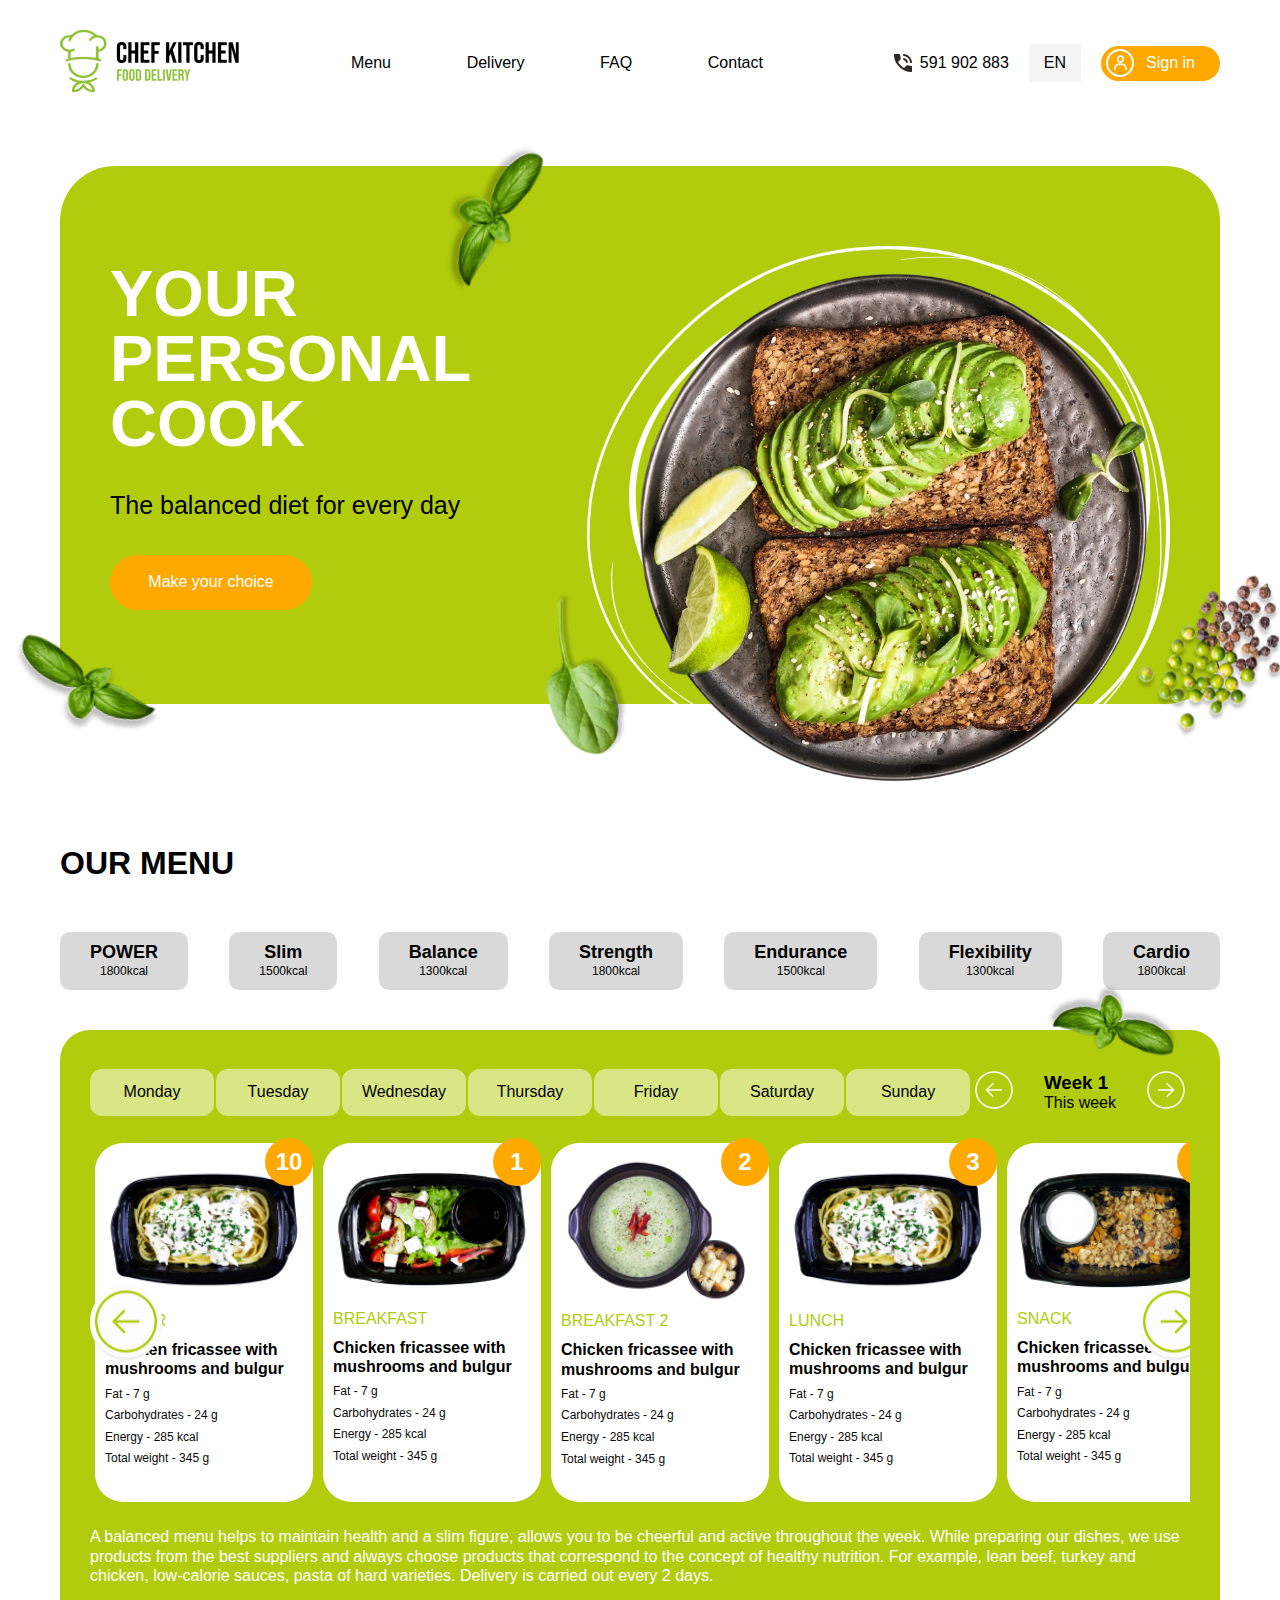
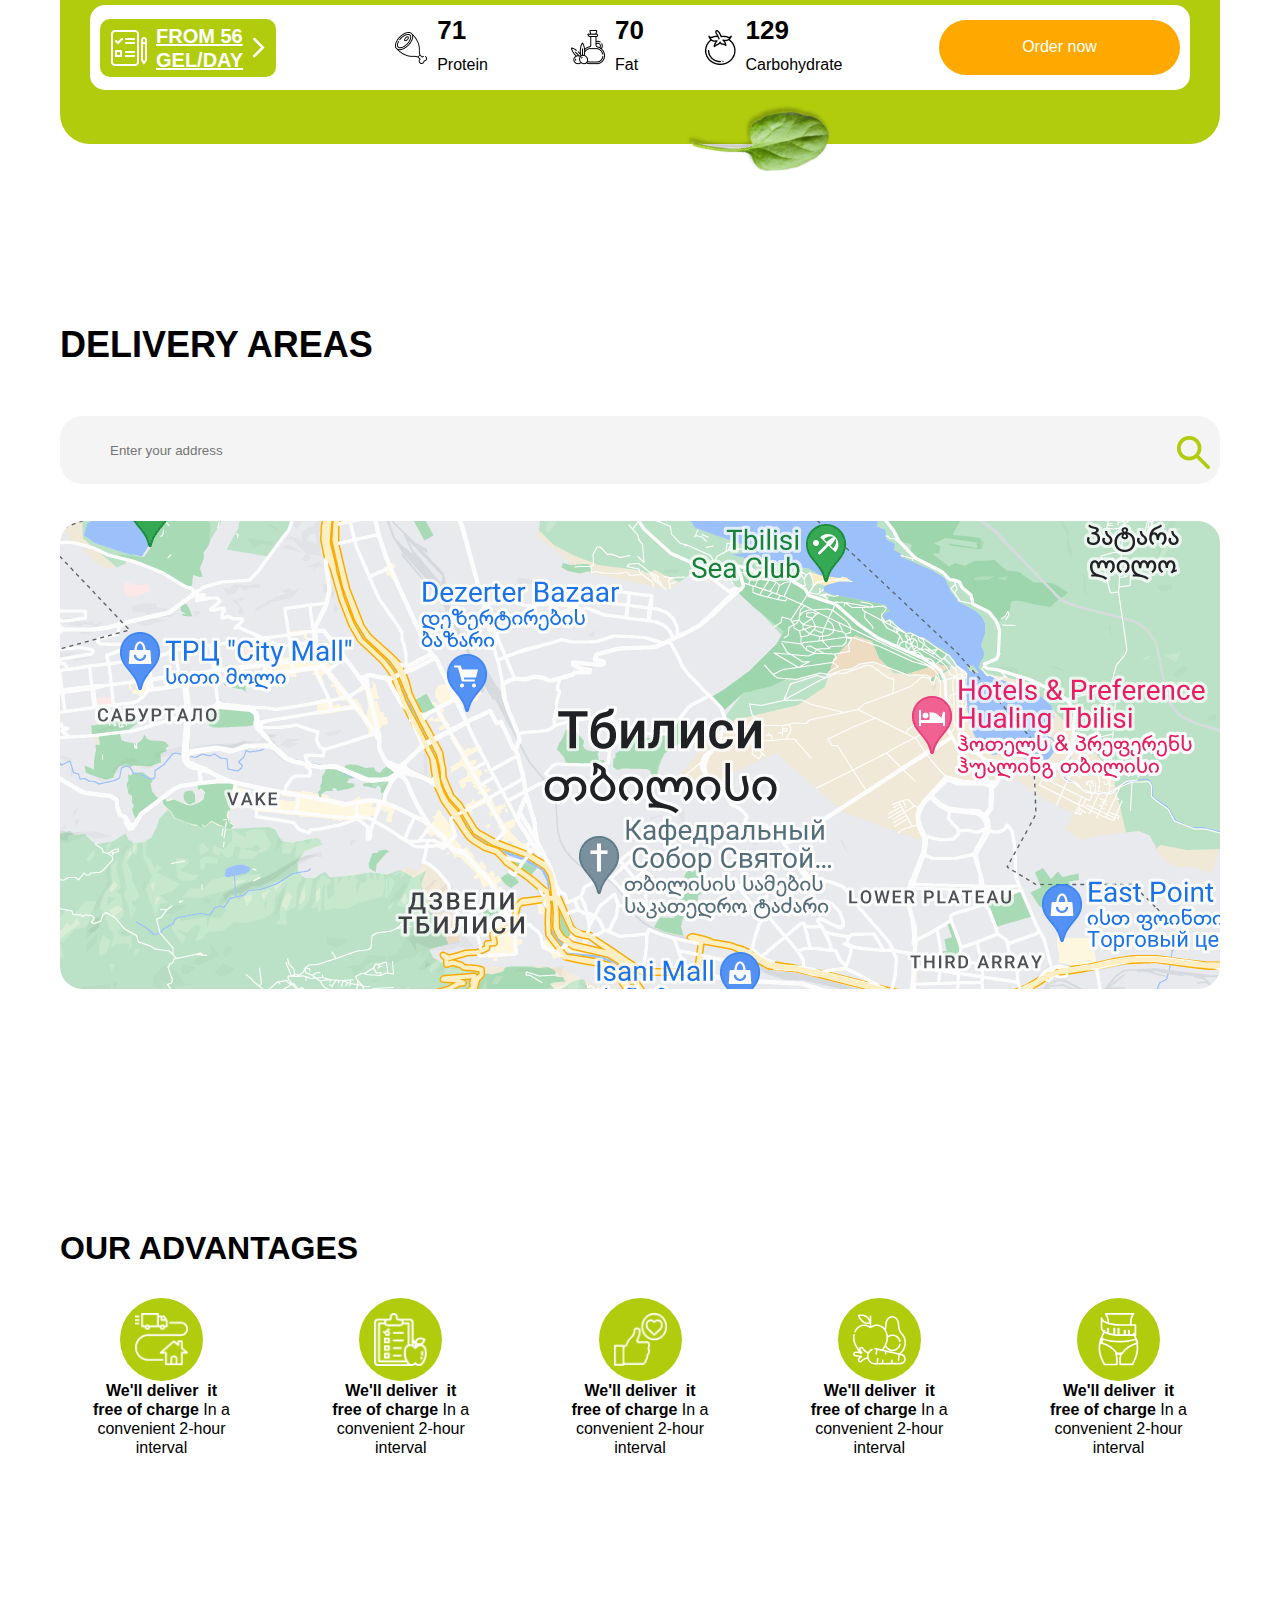
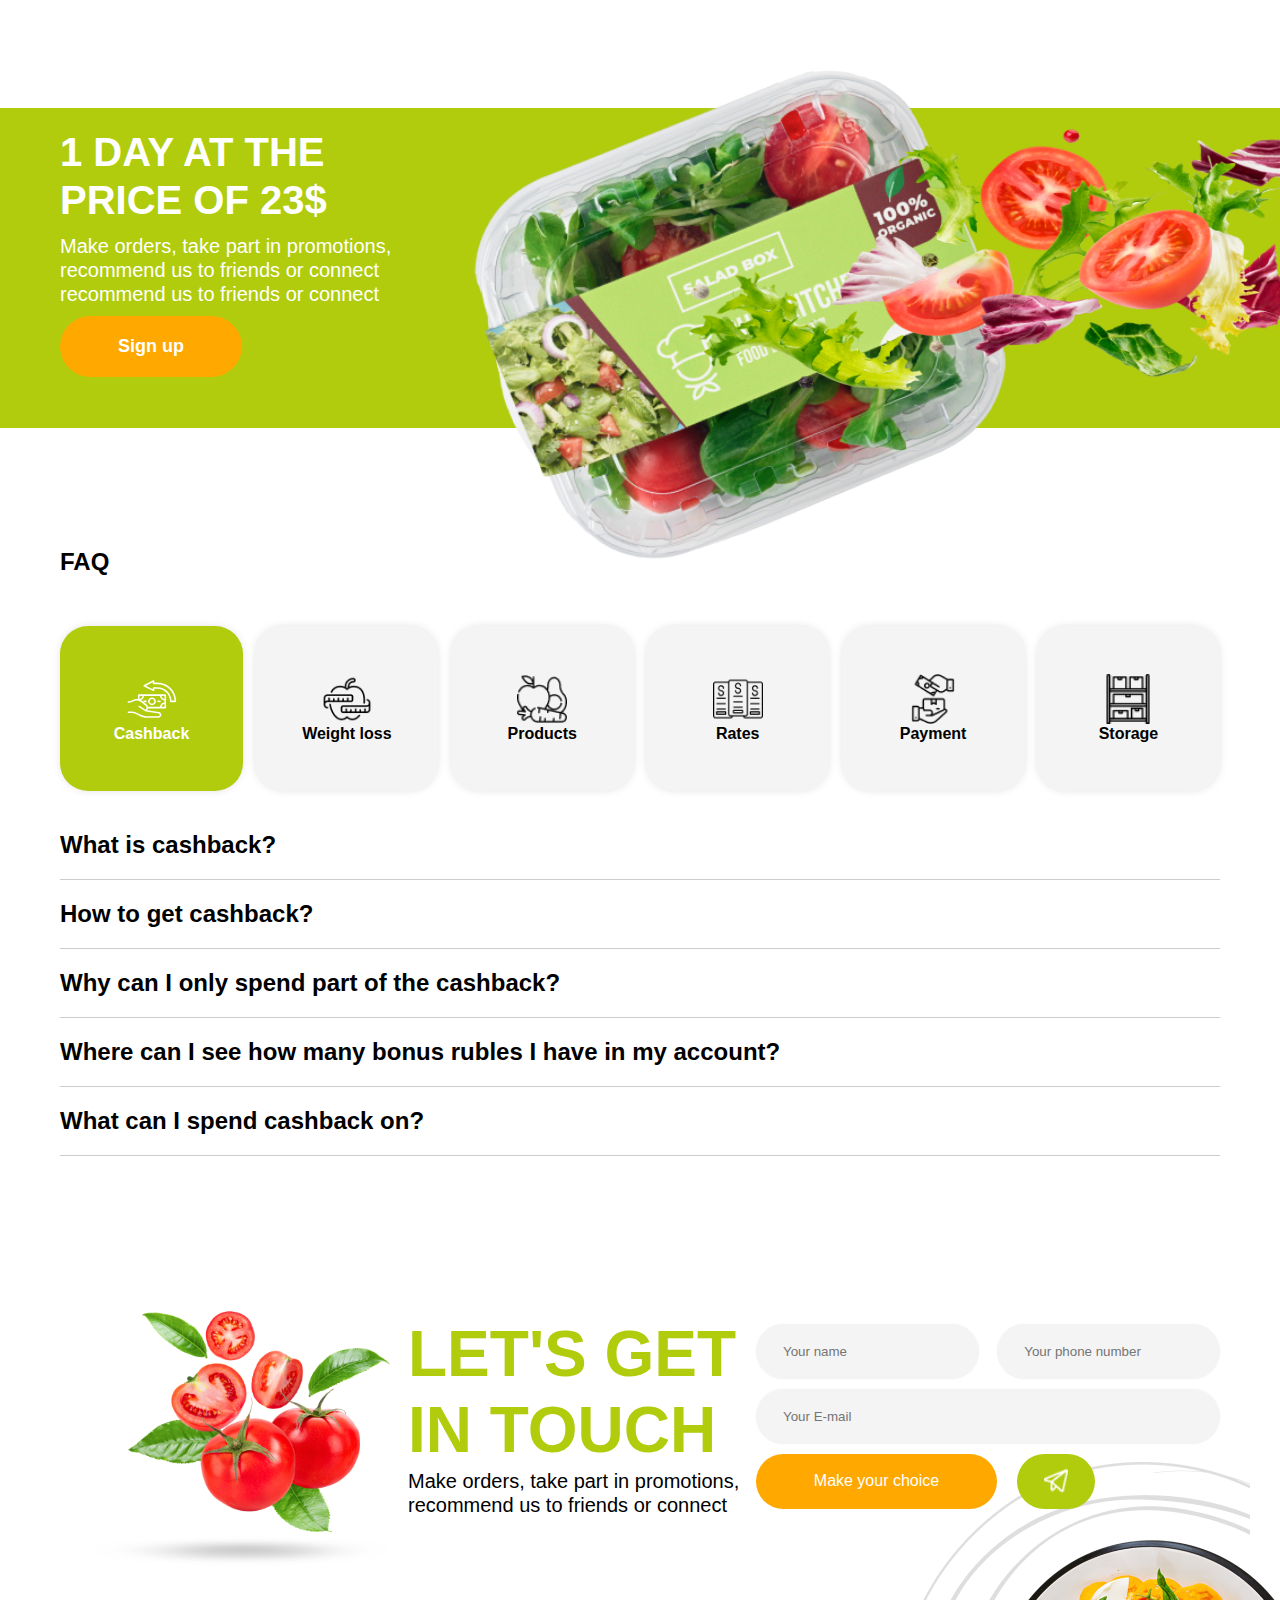
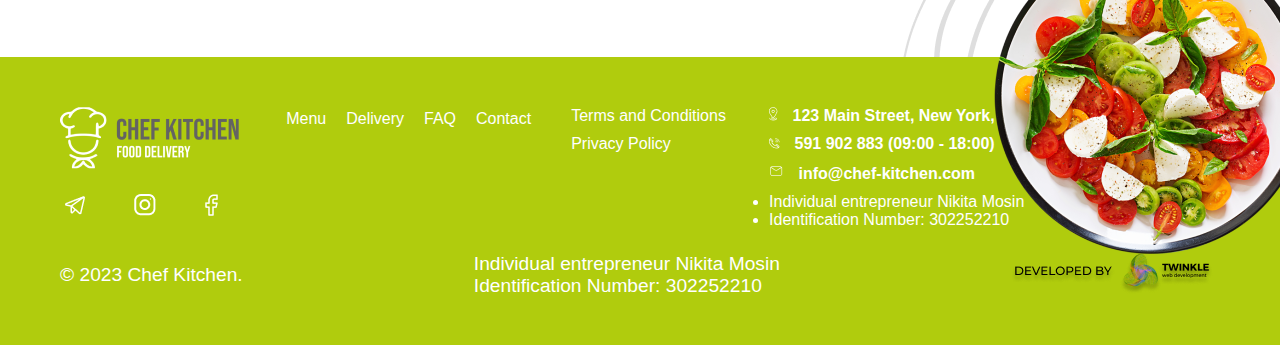
<file: index.html>
<!doctype html>
<html lang="en">
<head>
    <meta charset="UTF-8">
    <link rel="shortcut icon" href="images/logo2.png" type="image/x-icon">
    <meta name="viewport"
          content="width=device-width, user-scalable=no, initial-scale=1.0, maximum-scale=1.0, minimum-scale=1.0">
    <meta http-equiv="X-UA-Compatible" content="ie=edge">
    <meta name="author" content="Otabek Toshtemirov">
    <script src="https://maps.google.com/maps?file=api&amp;v=2&amp;sensor=false&amp;key=ABQIAAAAuPsJpk3MBtDpJ4G8cqBnjRRaGTYH6UMl8mADNa0YKuWNNa8VNxQCzVBXTx2DYyXGsTOxpWhvIG7Djw" type="text/javascript"></script>
    <link rel="stylesheet" href="main/main.css">
    <title>Chef kitchen</title>

</head>
<body>
<!--Start header section---------------------------------- -->
<header>
    <div class="container">
        <nav class="navigation">
            <div class="burger-menu">
                <svg width="24" height="24" viewBox="0 0 24 24" fill="none" xmlns="http://www.w3.org/2000/svg">
                    <path d="M3.56301 19.937C3.4304 19.937 3.30323 19.9897 3.20946 20.0835C3.11569 20.1772 3.06301 20.3044 3.06301 20.437C3.06301 20.5696 3.11569 20.6968 3.20946 20.7906C3.30323 20.8843 3.4304 20.937 3.56301 20.937L20.437 20.939C20.5696 20.939 20.6968 20.8863 20.7906 20.7926C20.8843 20.6988 20.937 20.5716 20.937 20.439C20.937 20.3064 20.8843 20.1792 20.7906 20.0855C20.6968 19.9917 20.5696 19.939 20.437 19.939L3.56301 19.937ZM3.56301 11.5C3.4304 11.5 3.30323 11.5527 3.20946 11.6465C3.11569 11.7402 3.06301 11.8674 3.06301 12C3.06301 12.1326 3.11569 12.2598 3.20946 12.3536C3.30323 12.4473 3.4304 12.5 3.56301 12.5L13.563 12.501C13.6956 12.501 13.8228 12.4483 13.9166 12.3546C14.0103 12.2608 14.063 12.1336 14.063 12.001C14.063 11.8684 14.0103 11.7412 13.9166 11.6475C13.8228 11.5537 13.6956 11.501 13.563 11.501L3.56301 11.5ZM3.56301 3.06201C3.4304 3.06201 3.30323 3.11469 3.20946 3.20846C3.11569 3.30223 3.06301 3.4294 3.06301 3.56201C3.06301 3.69462 3.11569 3.8218 3.20946 3.91557C3.30323 4.00933 3.4304 4.06201 3.56301 4.06201L20.437 4.06301C20.5696 4.06301 20.6968 4.01033 20.7906 3.91657C20.8843 3.8228 20.937 3.69562 20.937 3.56301C20.937 3.4304 20.8843 3.30323 20.7906 3.20946C20.6968 3.11569 20.5696 3.06301 20.437 3.06301L3.56301 3.06201Z"
                          fill="black"/>
                </svg>
            </div>

            <div class="logo">
                <a href="./index.html">
                    <img src="images/logo.png" alt="logo">
                </a>
            </div>
            <div class="nav-links">
                <ul>
                    <li><a href="menu/menu.html">Menu</a></li>
                    <li><a href="#">Delivery</a></li>
                    <li><a href="./index.html">FAQ</a></li>
                    <li><a href="#">Contact</a></li>
                </ul>
            </div>
            <div class="nav-infos">
                <a class="nav-tel-number" href="tel:+988887555222">
                    <img src="images/phone_icon.png" alt="phone icon">
                    591 902 883</a>
                <!--                dropdown for change language-->
                <div class="dropdown">
                    <button class="dropbtn">EN</button>
                    <div class="dropdown-content">
                        <a href="#">EN</a>
                        <a href="#">RU</a>
                        <a href="#">UZ</a>
                    </div>
                </div>
                <a class="login" href="login/login.html">
                    <img src="images/user_icon.png" alt="user icon">
                    <span>Sign in</span>
                </a>
            </div>
        </nav>
    </div>
</header>
<!--End header section------------------------------------ -->
<!--Start main banner section----------------------------- -->
<section>
    <div class="container">
        <div class="main-banner">
            <div class="main-banner-left">
                <h1 class="main-banner-title">YOUR PERSONAL COOK</h1>
                <p>The balanced diet for every day</p>
                <a href="#">Make your choice</a>
            </div>
            <div class="main-banner-right">
                <img src="images/main_meal.png" alt="main banner image">
                <div class="main-banner-bg">
                    <svg width="583" height="534" viewBox="0 0 583 534" fill="none" xmlns="http://www.w3.org/2000/svg">
                        <g clip-path="url(#clip0_22_21)">
                            <path d="M313.852 13.3117C488.871 -10.2678 580.131 136.641 574.274 318.591C560.588 544.805 298.253 578.174 131.391 486.572C-100.942 358.527 12.2514 99.5707 182.998 23.6687C317.198 -36.0858 548.068 11.103 579.474 236.988C615.362 499.019 369.313 553.848 219.275 495.288C159.63 471.828 126.222 437.175 102.705 394.642C20.2897 217.558 165.577 30.5635 343.973 57.9037C459.318 75.8122 541.344 142.73 539.611 261.045C537.489 352.259 488.602 440.577 400.061 475.379C207.621 549.52 -11.7439 348.17 53.9967 190.575C70.402 150.699 105.334 108.018 153.146 79.4536C296.191 -9.19326 618.29 52.7998 555.209 312.234C547.679 343.155 535.009 371.928 518.574 397.209C398.597 580.413 130.226 512.599 51.9647 411.745C12.1618 360.616 26.804 310.562 26.2362 315.248C10.6677 444.786 180.816 509.376 292.785 509.525C465.085 513.674 578.278 364.914 556.166 215.617C537.429 92.5566 416.586 48.2929 292.008 46.9199C142.119 45.5171 -10.4291 184.845 71.9858 338.469C163.186 505.734 400.211 541.014 496.67 387.061C559.662 286.445 563.188 97.6903 343.136 63.1867C40.0717 16.386 -45.8992 531.761 355.388 511.375C502.916 502.6 598.09 408.85 575.708 237.496C544.96 14.2967 316.84 -32.2951 184.253 26.5341C16.2257 101.003 -98.2825 356.945 132.467 484.602C297.446 575.518 558.855 544.029 572.929 318.561C578.936 140.462 490.754 -9.64096 313.911 13.8788C313.523 13.9385 313.433 13.3415 313.822 13.2818L313.852 13.3117Z"
                                  fill="white"/>
                        </g>
                        <defs>
                            <clipPath id="clip0_22_21">
                                <rect width="583" height="534" fill="white"/>
                            </clipPath>
                        </defs>
                    </svg>
                </div>

            </div>
        </div>
    </div>
</section>
<!--End main banner section------------------------------- -->
<!--Our menu section-->
<section>
    <div class="container">
        <div class="our-menu">
            <h2 class="our-menu-title">Our Menu</h2>
            <div class="our-menu-categories"></div>
            <div class="our-menu-meals">
                <div class="our-menu-meals-by-day">
                    <div class="our-menu-days">
                        <button class="our-menu-day" data-short="Mo"><span>Monday</span></button>
                        <button class="our-menu-day" data-short="Tu"><span>Tuesday</span></button>
                        <button class="our-menu-day" data-short="We"><span>Wednesday</span></button>
                        <button class="our-menu-day" data-short="Th"><span>Thursday</span></button>
                        <button class="our-menu-day" data-short="Fr"><span>Friday</span></button>
                        <button class="our-menu-day" data-short="Sa"><span>Saturday</span></button>
                        <button class="our-menu-day" data-short="Su"><span>Sunday</span></button>
                    </div>
                    <div class="our-menu-buttons">
                        <a href="#"><img src="images/arrow_left.png" alt="Arrow left"></a>
                        <div class="this-week">
                            <h3>Week 1</h3>
                            <span>This week</span>
                        </div>
                        <a href="#"><img src="images/arrow-right.png" alt="Arrow right"></a>
                    </div>
                </div>
                <div class="slider-container">
                    <div class="slider" id="slider">
                        <!-- Meal cards will be injected here by JavaScript -->
                    </div>
                    <button class="nav-button" id="prevBtn"><img src="images/slider-left.png" alt=""></button>
                    <button class="nav-button" id="nextBtn"><img src="images/slider-right.png" alt=""></button>
                </div>
                <div class="our-menu-meals-description">
                    <p>A balanced menu helps to maintain health and a slim figure, allows you to be cheerful and active
                        throughout the week. While preparing our dishes, we use products from the best suppliers and
                        always choose products that correspond to the concept of healthy nutrition. For example, lean
                        beef, turkey and chicken, low-calorie sauces, pasta of hard varieties. Delivery is carried out
                        every 2 days.</p>
                </div>
                <div class="our-menu-footer">
                    <div class="our-menu-plans">
                        <img src="images/note_icon.png" alt="note icon">
                        <span>
                                FROM 56 <br>
                                GEL/DAY
                            </span>
                        <img src="images/rightarrow.png" alt="">
                    </div>
                    <div class="our-menu-icons">
                        <div class="our-menu-icon">
                            <img src="images/meat_icon.png" alt="meat">
                            <p>71 <br>
                                <span>
                                    Protein
                                </span>
                            </p>
                        </div>
                        <div class="our-menu-icon">
                            <img src="images/oil_icon.png" alt="meat">
                            <p>70 <br>
                                <span>
                                    Fat
                                </span>
                            </p>
                        </div>
                        <div class="our-menu-icon">
                            <img src="images/tomat_icon.png" alt="meat">
                            <p>129 <br>
                                <span>
                                    Carbohydrate
                                </span>
                            </p>
                        </div>
                    </div>
                    <div class="order-button">Order now</div>
                </div>
            </div>
        </div>
    </div>
</section>
<!--End our menu section---------------------------------- -->
<!--Delivery area section -------------------------------- -->
<section>
    <div class="container">
        <div class="delivery-area">
            <h1 class="delivery-area-title">DELIVERY AREAS</h1>
            <div class="input-area">
                <label>
                    <input type="search" placeholder="Enter your address">
                </label>
                <button>
                    <img src="images/search_map_icon.png" alt="Search icon">
                </button>
            </div>
            <div class="delivery-area-map">
                <iframe src="https://yandex.ru/map-widget/v1/?um=constructor%3A20ad190c95c1d5e10d8f19b1c2f9cb5e6e9b4a04dcfd557d8689dc20f58e7cbc&amp;source=constructor&amp;lang=en" width="100%" height="468" frameborder="0"></iframe>
            </div>
        </div>
    </div>
</section>
<!-- End delivery area section ---------------------------- -->
<!--section out advantages-->
<section>
    <div class="container">
        <div class="our-advantages">
            <h2 class="our-advantages-title">Our Advantages</h2>
            <div class="our-advantages-cards">
                <div class="our-advantages-card">
                    <div class="our-advantages-card-img">
                        <img src="images/delivery_icon.png" alt="advantages icon">
                    </div>

                    <p><span>We'll deliver  it free of charge </span>
                        In a convenient 2-hour interval</p>
                </div>
                <div class="our-advantages-card">
                    <div class="our-advantages-card-img">
                        <img src="images/calculate_icon.png" alt="advantages icon">
                    </div>

                    <p><span>We'll deliver  it free of charge </span>
                        In a convenient 2-hour interval</p>
                </div>
                <div class="our-advantages-card">
                    <div class="our-advantages-card-img">
                        <img src="images/effect_icon.png" alt="advantages icon">
                    </div>

                    <p><span>We'll deliver  it free of charge </span>
                        In a convenient 2-hour interval</p>
                </div>
                <div class="our-advantages-card">
                    <div class="our-advantages-card-img">
                        <img src="images/vegetables_icon.svg" alt="advantages icon">
                    </div>

                    <p><span>We'll deliver  it free of charge </span>
                        In a convenient 2-hour interval</p>
                </div>
                <div class="our-advantages-card">
                    <div class="our-advantages-card-img">
                        <img src="images/slim_body_icon.svg" alt="advantages icon">
                    </div>

                    <p><span>We'll deliver  it free of charge </span>
                        In a convenient 2-hour interval</p>
                </div>

            </div>
        </div>
    </div>
</section>

<!--        End out advantages ----------------------------->
<!--        section sign up------------------------------ -->
<main>
    <div class="container">
        <div class="sign-up-section">
            <div class="sign-up-section-left">
                <h1 class="sign-up-title">
                    1 DAY AT THE PRICE OF 23$
                </h1>
                <p>Make orders, take part in promotions, recommend us to friends or connect
                    recommend us to friends or connect
                </p>
                <button class="sign-up-button">Sign up</button>
            </div>
            <div class="sign-up-section-right">
                <img src="images/main_meal2.png" alt="main meal 2">
            </div>

        </div>
    </div>
</main>
<!--        End sign up section ---------------------------->
<!--        section FAQ------------------------------------ -->
<section>
    <div class="container">
        <div class="faq-section">
            <h2 class="faq-title">FAQ</h2>
            <div class="faq-questions-categories">
                <div class="faq-questions-card card-active">
                    <img src="images/money-back_icon.svg" alt="cashback">
                    <span>Cashback</span>
                </div>
                <div class="faq-questions-card">
                    <img src="images/diet_icon.png" alt="diet">
                    <span>Weight loss</span>
                </div>
                <div class="faq-questions-card">
                    <img src="images/vegeta.png" alt="vegetables">
                    <span>Products</span>
                </div>
                <div class="faq-questions-card">
                    <img src="images/rates_icon.png" alt="rates ">
                    <span>Rates</span>
                </div>
                <div class="faq-questions-card">
                    <img src="images/payments-icon.png" alt="cashback">
                    <span>Payment</span>
                </div>
                <div class="faq-questions-card">
                    <img src="images/storage_icon.png" alt="cashback">
                    <span>Storage</span>
                </div>
            </div>
            <div class="faq-container">
                <div class="faq-item">
                    <div class="faq-question">What is cashback?</div>
                    <div class="faq-answer">Cashback is a refund of a portion of the money spent on purchases.</div>
                </div>
                <div class="faq-item">
                    <div class="faq-question">How to get cashback?</div>
                    <div class="faq-answer">Make orders, take part in promotions, recommend us to friends or connect a family tariff. We will refund up to 50% of the order value.</div>
                </div>
                <div class="faq-item">
                    <div class="faq-question">Why can I only spend part of the cashback?</div>
                    <div class="faq-answer">There might be certain restrictions or conditions that apply to the usage of cashback.</div>
                </div>
                <div class="faq-item">
                    <div class="faq-question">Where can I see how many bonus rubles I have in my account?</div>
                    <div class="faq-answer">You can check your bonus rubles in your account section on our website or app.</div>
                </div>
                <div class="faq-item">
                    <div class="faq-question">What can I spend cashback on?</div>
                    <div class="faq-answer">You can spend cashback on future purchases with us, subject to any terms and conditions that apply.</div>
                </div>
            </div>
        </div>
    </div>
</section>

<!--        End FAQ section ------------------------------>
<!--section subscribe---------------------------------- -->
<section>
    <div class="container">
        <div class="subscribe-section">
            <div class="subscribe-img">
                <img src="images/subscribe_icon.png" alt="tomato">
            </div>
            <div class="subscribe-text">
                <h1>LET'S GET <br> IN TOUCH</h1>
                <p>Make orders, take part in promotions, recommend us to friends or connect </p>
            </div>
                <aside class="subscribe-form">
                    <div class="inputs">
                        <input type="text" placeholder="Your name">
                        <input type="number" placeholder="Your phone number">
                    </div>
                    <input type="email" placeholder="Your E-mail">
                    <div class="buttons">
                        <button class="order-button">Make your choice</button>
                        <button class="telegram-button">
                            <img src="images/telegram_icon.png" alt="telegram icon">
                            <span>Telegram</span>
                        </button>
                    </div>
                </aside>
        </div>
    </div>
</section>

    <footer>
        <div class="container">
            <div class="footer-content">
                <div class="footer-logo">
                    <a href="./index.html">
                        <img src="images/logo2.png" alt="logo">
                    </a>
                    <div class="footer-socials">
                        <a href="https://www.t.me/"><img src="images/telegram_icon.png" alt="telegram"></a>
                        <a href="https://www.instagram.com/"><img src="images/insta_icon.png" alt="instagram"></a>
                        <a href="https://www.facebook.com/"><img src="images/facebook_icon.png" alt="facebook"></a>
                    </div>
                </div>
                <div class="footer-links">
                    <ul>
                        <li><a href="menu/menu.html">Menu</a></li>
                        <li><a href="#">Delivery</a></li>
                        <li><a href="./index.html">FAQ</a></li>
                        <li><a href="#">Contact</a></li>
                    </ul>
                    <div class="terms-links">
                        <a href="termsandconditions/terms.html">Terms and Conditions</a>
                        <a href="#">Privacy Policy</a>
                    </div>
                </div>
                <div class="footer-contacts">
                    <a href="#">
                        <img src="images/location_icon.png" alt="location icon">
                        123 Main Street, New York, NY 10030
                    </a>
                    <a href="tel:+988887555222">
                        <img src="images/phone_icon2.png" alt="phone icon">
                        591 902 883 (09:00 - 18:00) </a>
                    <a href="mailto:nimadir@gmail.com">
                        <img src="images/email_icon.png" alt="email icon">
                        info@chef-kitchen.com
                    </a>
                    <ul>
                        <li>Individual entrepreneur Nikita Mosin</li>
                        <li>Identification Number: 302252210</li>
                    </ul>
                </div>

            </div>
            <div class="footer-footer">
                <p>© 2023 Chef Kitchen.</p>
                <p>
                    Individual entrepreneur Nikita Mosin <br>
                    Identification Number: 302252210
                </p>
                <img src="images/meals/footer-footer-img.png" alt="company logo">
            </div>
        </div>


        <script src="index.js"></script>
    </footer>


    <script type="module" src="index.js"></script>

</body>
</html>
</file>
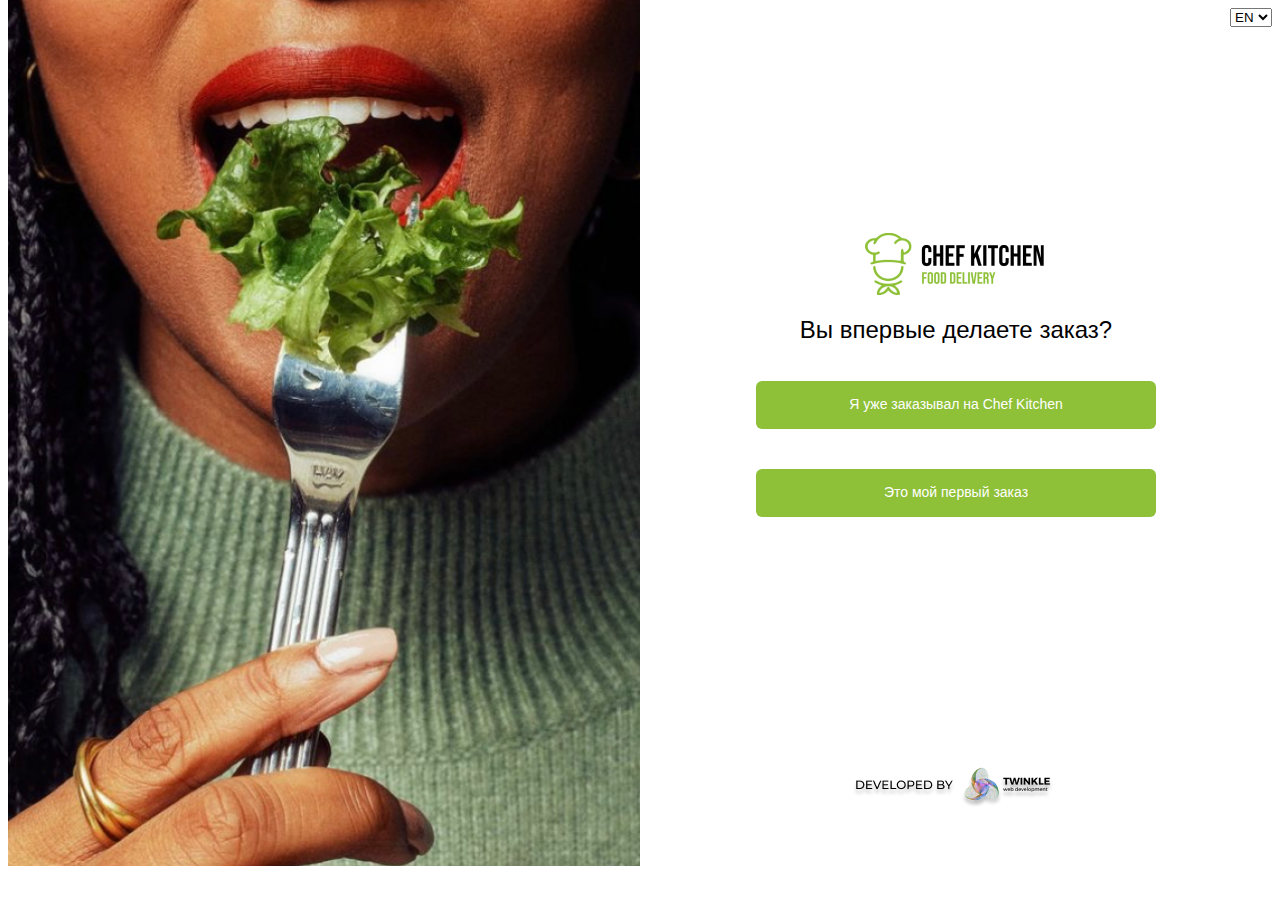
<file: login/login.html>
<!doctype html>
<html lang="en">
<head>
    <meta charset="UTF-8">
    <meta name="viewport"
          content="width=device-width, user-scalable=no, initial-scale=1.0, maximum-scale=1.0, minimum-scale=1.0">
    <meta http-equiv="X-UA-Compatible" content="ie=edge">
    <link rel="stylesheet" href="login.css">
    <title>Chef Kitchen</title>
</head>
<body>
<div class="login">
    <div class="container">
        <div class="login-content">
            <div class="login-left">
                <img src="" alt="Diet photo">
            </div>
            <div class="login-right">
                <div class="language">
                    <label>
                        <select>
                            <option value="en">EN</option>
                            <option value="ru">RU</option>
                            <option value="gr">GR</option>
                        </select>
                    </label>
                </div>
                <div class="login-logo">
                    <a href="../index.html  ">
                        <img src="../images/logo.png" alt="Logo">
                    </a>

                    <h2 class="login-title"> Вы впервые делаете заказ? </h2>
                    <button id="signin" class="login-button">Я уже заказывал на Chef Kitchen</button>
                    <button id="signup" class="login-button">Это мой первый заказ</button>
                </div>

<!--               sign in by phone-->
                <div class="login-by-phone">
                    <a href="../index.html">
                        <img src="../images/logo.png" alt="Logo">
                    </a>


                    <label>
                        <input type="number" placeholder="  Phone number" required>
                        Авторизоваться <a id="byEmail" href="#"> по Email</a>
                    </label>

                    <button class="login-button">Send code</button>
                    <a href="#">Forgot Password ?</a>
                    <p>
                        Not a member yet? <a id="returnSignUp" href="#">Sign up</a>
                    </p>
                </div>
<!--               login by email-->
                <div class="login-by-email">
                    <a href="../index.html"><img src="../images/logo.png" alt="Logo"></a>

                    <label>
                        <input type="email" placeholder="  E-mail" required>
                        Авторизоваться <a id="byPhone" href="#"> по телефону</a>
                    </label>

                    <button class="login-button">Send code</button>
                    <a href="#">Forgot Password ?</a>
                    <p>
                        Not a member yet? <a id="returnSignUp2" href="#">Sign up</a>
                    </p>

                </div>
<!--                sign up------------------------>
                <div class="login-sign-up">
                    <a href="../index.html"><img src="../images/logo.png" alt="Logo"></a>

                    <div class="name">
                        <input type="text" placeholder="  Ваше имя" required>
                        <input type="number" placeholder="  Ваш телефон" required>
                    </div>
                    <div class="sign-code">
                        <input type="number" placeholder="  Код из СМС" required>
                        <button id="getCodePhone" class="login-button">Проверить</button>
                    </div>
                    <button class="login-button yellow">
                        Зарегистрироваться
                    </button>
                    <p>
                        Already a member? <a id="returnSignIn" href="#">Sign in</a>
                    </p>
                </div>

                <div class="login-right-footer">
                    <a href="#"><img src="../images/meals/footer-footer-img.png" alt="company"></a>
                </div>
            </div>
        </div>
    </div>
</div>

<script type="module" src="login.js"></script>
</body>
</html>
</file>
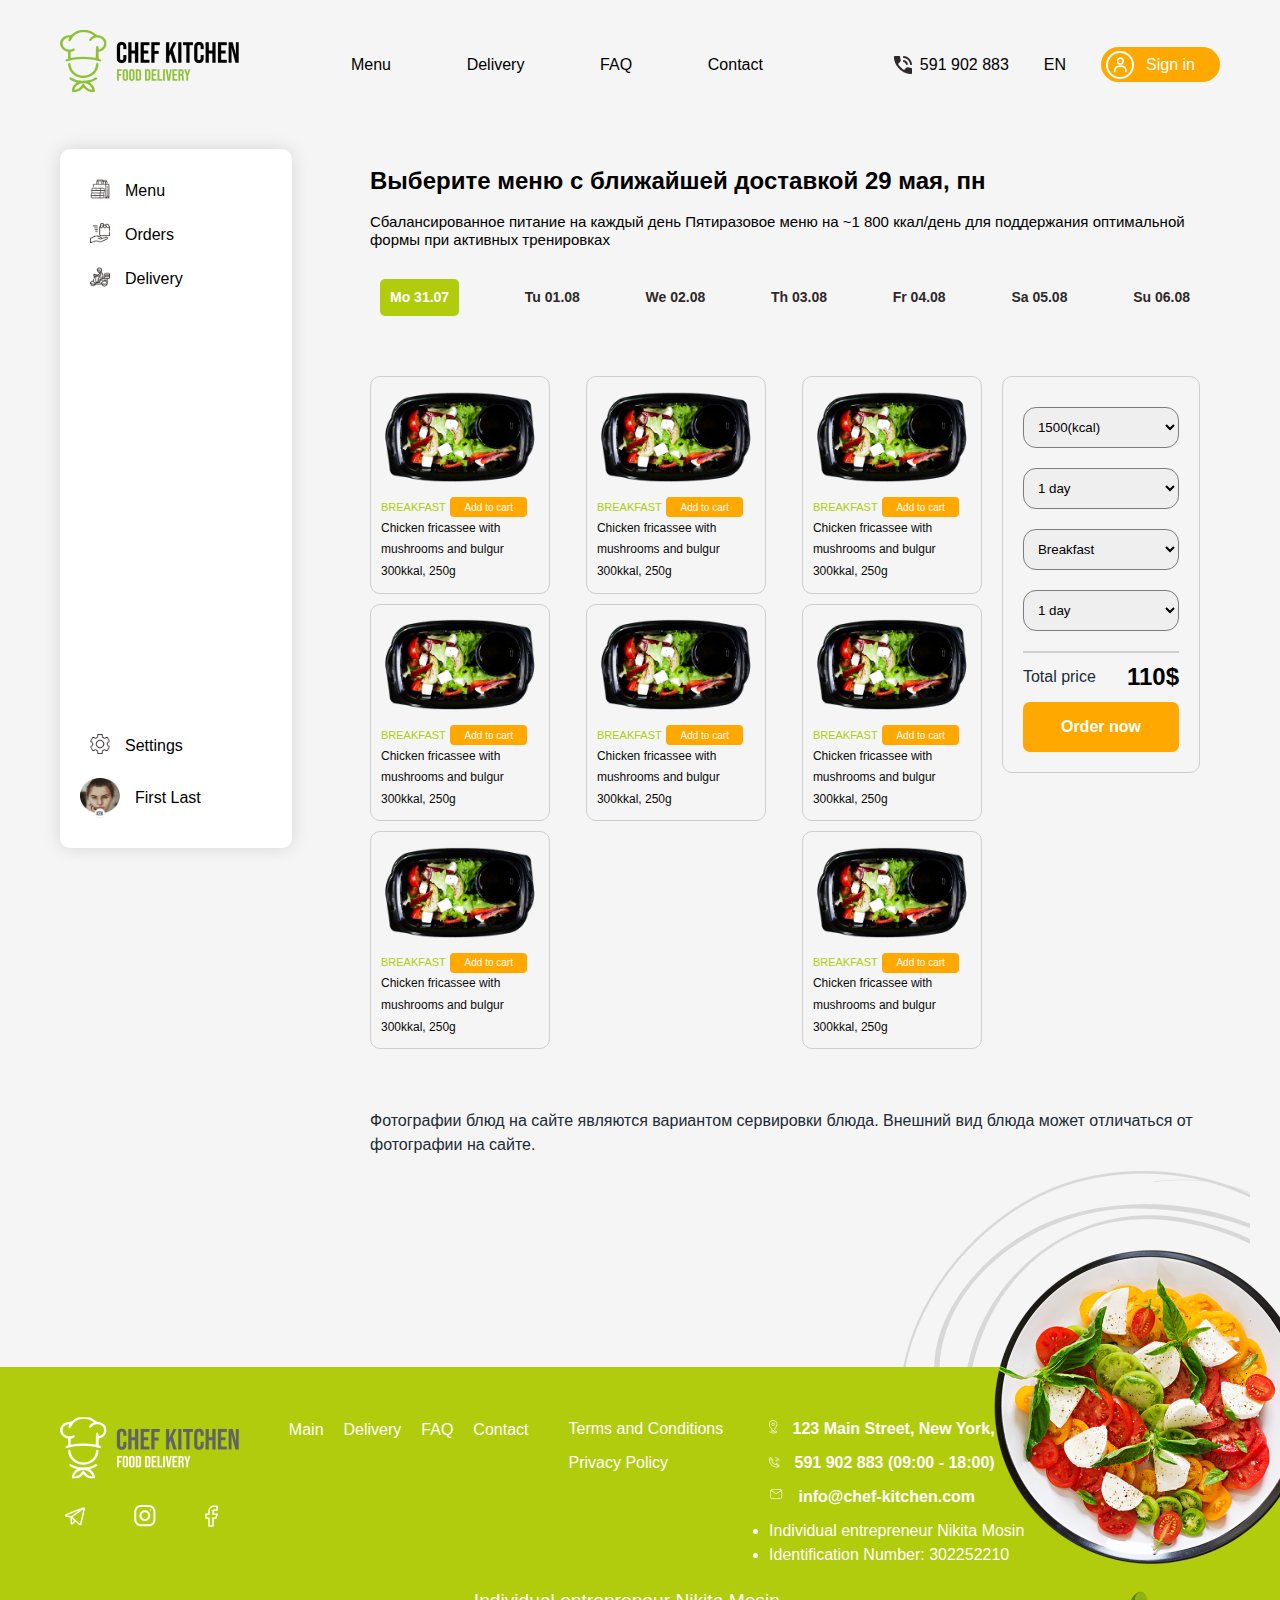
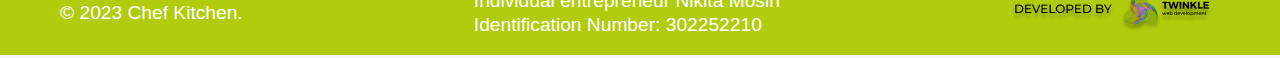
<file: menu/menu.html>
<!doctype html>
<html lang="en">
<head>
    <meta charset="UTF-8">
    <meta name="viewport"
          content="width=device-width, user-scalable=no, initial-scale=1.0, maximum-scale=1.0, minimum-scale=1.0">
    <meta http-equiv="X-UA-Compatible" content="ie=edge">
    <link rel="stylesheet" href="menu.css">
    <title>Menu</title>
</head>
<body>
<header>
    <div class="container">
        <nav class="navigation">
            <div class="burger-menu">
                <svg width="24" height="24" viewBox="0 0 24 24" fill="none" xmlns="http://www.w3.org/2000/svg">
                    <path d="M3.56301 19.937C3.4304 19.937 3.30323 19.9897 3.20946 20.0835C3.11569 20.1772 3.06301 20.3044 3.06301 20.437C3.06301 20.5696 3.11569 20.6968 3.20946 20.7906C3.30323 20.8843 3.4304 20.937 3.56301 20.937L20.437 20.939C20.5696 20.939 20.6968 20.8863 20.7906 20.7926C20.8843 20.6988 20.937 20.5716 20.937 20.439C20.937 20.3064 20.8843 20.1792 20.7906 20.0855C20.6968 19.9917 20.5696 19.939 20.437 19.939L3.56301 19.937ZM3.56301 11.5C3.4304 11.5 3.30323 11.5527 3.20946 11.6465C3.11569 11.7402 3.06301 11.8674 3.06301 12C3.06301 12.1326 3.11569 12.2598 3.20946 12.3536C3.30323 12.4473 3.4304 12.5 3.56301 12.5L13.563 12.501C13.6956 12.501 13.8228 12.4483 13.9166 12.3546C14.0103 12.2608 14.063 12.1336 14.063 12.001C14.063 11.8684 14.0103 11.7412 13.9166 11.6475C13.8228 11.5537 13.6956 11.501 13.563 11.501L3.56301 11.5ZM3.56301 3.06201C3.4304 3.06201 3.30323 3.11469 3.20946 3.20846C3.11569 3.30223 3.06301 3.4294 3.06301 3.56201C3.06301 3.69462 3.11569 3.8218 3.20946 3.91557C3.30323 4.00933 3.4304 4.06201 3.56301 4.06201L20.437 4.06301C20.5696 4.06301 20.6968 4.01033 20.7906 3.91657C20.8843 3.8228 20.937 3.69562 20.937 3.56301C20.937 3.4304 20.8843 3.30323 20.7906 3.20946C20.6968 3.11569 20.5696 3.06301 20.437 3.06301L3.56301 3.06201Z"
                          fill="black"/>
                </svg>
            </div>

            <div class="logo">
                <a href="../index.html">
                    <img src="../images/logo.png" alt="logo">
                </a>
            </div>
            <div class="nav-links">
                <ul>
                    <li><a href="../menu/menu.html">Menu</a></li>
                    <li><a href="#">Delivery</a></li>
                    <li><a href="../index.html">FAQ</a></li>
                    <li><a href="#">Contact</a></li>
                </ul>
            </div>
            <div class="nav-infos">
                <a class="nav-tel-number" href="tel:+988887555222">
                    <img src="../images/phone_icon.png" alt="phone icon">
                    591 902 883</a>
                <!--                dropdown for change language-->
                <div class="dropdown">
                    <button class="dropbtn">EN</button>
                    <div class="dropdown-content">
                        <a href="#">EN</a>
                        <a href="#">RU</a>
                        <a href="#">UZ</a>
                    </div>
                </div>
                <a class="login" href="../login/login.html">
                    <img src="../images/user_icon.png" alt="user icon">
                    <span>Sign in</span>
                </a>
            </div>
        </nav>
    </div>
</header>


<div class="container">
    <div class="menu-section">
        <aside class="left-menu">
            <div class="left-menu-top">
                <a href="#" id="menu">
                    <img src="../images/menu/free-icon-food-package-4682243.png" alt="menu icon">
                    <span>Menu</span>
                </a>
                <a href="#">
                    <img src="../images/menu/free-icon-food-delivery-10202108.png" alt="Orders">
                    <span>Orders</span>
                </a>
                <a href="#">
                    <img src="../images/menu/Group%201000004077.png" alt="Delivery">
                    <span>Delivery</span>
                </a>

            </div>
            <div class="left-menu-bottom">
                <a href="#" id="settings">
                    <img src="../images/menu/free-icon-settings-503822.png" alt="Settings">
                    <span>Settings</span>
                </a>
                <a id="account" href="#">
                    <img src="../images/avatar.png" alt="account">
                    <span>First Last</span>
                </a>
            </div>
        </aside>


        <div class="main-menu">
            <!--        settings page-------------------- -->
            <div class="hide settings-page">
                <h1>Settings Page</h1>
                <p>Lorem ipsum dolor sit amet, consectetur adipiscing elit. Cras ultricies lectus sem.</p>

                <div class="bonuses ">
                <span class="bonus-box">
                    <img src="../images/star.png" alt="star icon">
                <strong>456 бонусов</strong>
                </span>

                    <p>Вы можете потратить эти бонусы бла-бла-бла</p>
                </div>

                <div class="section">
                    <h2>Account Information</h2>
                    <div class="form-group">
                        <label for="firstName">
                            First Name
                            <input type="text" id="firstName" value="Musharof">
                        </label>

                        <label for="lastName">
                            Last Name
                            <input type="text" id="lastName" value="Chy">
                        </label>

                        <label for="email">
                            Email Address
                            <input type="email" id="email" value="Musharof">
                        </label>

                        <label for="telegram">
                            Telegram
                            <input type="text" id="telegram" value="Musharof">
                        </label>

                    </div>
                    <div class="form-group">
                        <div class="edit-profile">
                            <img src="../images/avatar.png" alt="Profile Picture">
                            <span>Edit your profile quickly <i class="fas fa-camera"></i></span>
                        </div>
                    </div>
                </div>

                <div class="section">
                    <h2>Delivery Information</h2>
                    <div class="form-group">
                        <label for="streetAddress1">
                            Street Address
                            <input type="text" id="streetAddress1" value="Musharof">
                        </label>
                        <label for="streetAddress2">
                            Street Address
                            <input type="text" id="streetAddress2" value="Musharof">
                        </label>
                        <label for="streetAddress3">
                            Street Address
                            <input type="text" id="streetAddress3" value="Musharof">
                        </label>
                        <label for="streetAddress4">
                            Street Address
                            <input type="text" id="streetAddress4" value="Musharof">
                        </label>

                    </div>
                </div>

                <div class="section">
                    <h2>Password</h2>
                    <div class="form-group">
                        <label for="currentPassword">Current Password</label>
                        <input type="password" id="currentPassword" value="Musharof">
                        <label for="newPassword">New Password</label>
                        <input type="password" id="newPassword" value="Chy">
                        <label for="retypePassword">Re-type New Password</label>
                        <input type="password" id="retypePassword" value="Musharof">
                    </div>
                </div>

                <div class="section logout">
                    <p>Lorem ipsum dolor sit amet consectetur. Non nunc est nulla urna. Cras vestibulum scelerisque
                        volutpat
                        eget sociis et ut morbi commodo. At feugiat non quis aliquam enim et. Posuere integer tortor
                        elementum eu.</p>
                    <i class="fas fa-sign-out-alt"></i>
                </div>
                <div class="update-button-div">
                    <button class="update-btn">Update now</button>
                </div>

            </div>
            <!--            menu page              ---------------->
            <div class="menu-page">
                <h1 class="menu-page-title">Выберите меню с ближайшей доставкой 29 мая, пн</h1>

                <p class="menu-page-subtitle">
                    Сбалансированное питание на каждый день
                    Пятиразовое меню на ~1 800 ккал/день для поддержания оптимальной формы при активных тренировках
                </p>

                <div class="menu-page-days">
                    <a class="activelink" href="#">Mo 31.07</a>
                    <a href="#">Tu 01.08</a>
                    <a href="#">We 02.08</a>
                    <a href="#">Th 03.08</a>
                    <a href="#">Fr 04.08</a>
                    <a href="#">Sa 05.08</a>
                    <a href="#">Su 06.08</a>
                </div>
                <div class="menu-page-meals-info">
                    <div class="menu-page-meals-cards">
                        <div class="menu-page-meal-card">
                            <img src="../images/meals/as-1.png" alt="meal">
                            <div class="meal-card-info">
                                <div class="meal-card-price">
                                    <span>Breakfast</span>
                                    <button>Add to cart</button>
                                </div>
                                <p class="name-meal">Chicken fricassee with mushrooms and bulgur</p>
                                <p>300kkal, 250g</p>
                            </div>

                        </div>
                        <div class="menu-page-meal-card">
                            <img src="../images/meals/as-1.png" alt="meal">
                            <div class="meal-card-info">
                                <div class="meal-card-price">
                                    <span>Breakfast</span>
                                    <button>Add to cart</button>
                                </div>
                                <p class="name-meal">Chicken fricassee with mushrooms and bulgur</p>
                                <p>300kkal, 250g</p>
                            </div>

                        </div>
                        <div class="menu-page-meal-card">
                            <img src="../images/meals/as-1.png" alt="meal">
                            <div class="meal-card-info">
                                <div class="meal-card-price">
                                    <span>Breakfast</span>
                                    <button>Add to cart</button>
                                </div>
                                <p class="name-meal">Chicken fricassee with mushrooms and bulgur</p>
                                <p>300kkal, 250g</p>
                            </div>

                        </div>
                        <div class="menu-page-meal-card">
                            <img src="../images/meals/as-1.png" alt="meal">
                            <div class="meal-card-info">
                                <div class="meal-card-price">
                                    <span>Breakfast</span>
                                    <button>Add to cart</button>
                                </div>
                                <p class="name-meal">Chicken fricassee with mushrooms and bulgur</p>
                                <p>300kkal, 250g</p>
                            </div>

                        </div>
                        <div class="menu-page-meal-card">
                            <img src="../images/meals/as-1.png" alt="meal">
                            <div class="meal-card-info">
                                <div class="meal-card-price">
                                    <span>Breakfast</span>
                                    <button>Add to cart</button>
                                </div>
                                <p class="name-meal">Chicken fricassee with mushrooms and bulgur</p>
                                <p>300kkal, 250g</p>
                            </div>

                        </div>
                        <div class="menu-page-meal-card">
                            <img src="../images/meals/as-1.png" alt="meal">
                            <div class="meal-card-info">
                                <div class="meal-card-price">
                                    <span>Breakfast</span>
                                    <button>Add to cart</button>
                                </div>
                                <p class="name-meal">Chicken fricassee with mushrooms and bulgur</p>
                                <p>300kkal, 250g</p>
                            </div>

                        </div>
                        <div class="menu-page-meal-card">
                            <img src="../images/meals/as-1.png" alt="meal">
                            <div class="meal-card-info">
                                <div class="meal-card-price">
                                    <span>Breakfast</span>
                                    <button>Add to cart</button>
                                </div>
                                <p class="name-meal">Chicken fricassee with mushrooms and bulgur</p>
                                <p>300kkal, 250g</p>
                            </div>

                        </div>
                        <div class="menu-page-meal-card">
                            <img src="../images/meals/as-1.png" alt="meal">
                            <div class="meal-card-info">
                                <div class="meal-card-price">
                                    <span>Breakfast</span>
                                    <button>Add to cart</button>
                                </div>
                                <p class="name-meal">Chicken fricassee with mushrooms and bulgur</p>
                                <p>300kkal, 250g</p>
                            </div>

                        </div>

                    </div>
                    <div class="order-information">
                        <label for="kcal">
                            <select name="kcal" id="kcal">
                                <option value="Breakfast">1500(kcal)</option>
                                <option value="Lunch">1750(kcal)</option>
                                <option value="Dinner">1100(kcal)</option>
                            </select>
                        </label>
                        <label for="days">
                            <select name="days" id="days">
                                <option value="Breakfast">1 day</option>
                                <option value="Lunch">3 day</option>
                                <option value="Dinner">7 day</option>
                            </select>
                        </label>
                        <label for="firsDelivery">
                            <select name="dataDelivery" id="firsDelivery">
                                <option value="Breakfast">Breakfast</option>
                                <option value="Lunch">Lunch</option>
                                <option value="Dinner">Dinner</option>
                            </select>
                        </label>
                        <label for="period_delivery">
                            <select name="time" id="period_delivery">
                                <option value="Breakfast">1 day</option>
                                <option value="Lunch">3 day</option>
                                <option value="Dinner">7 day</option>
                            </select>
                        </label>
                        <hr>
                        <div class="order-price">
                            <p>Total price </p>
                            <span>110$</span>
                        </div>
                        <button class="order-information-button">Order now</button>
                    </div>
                </div>
                <p class="menu-page-info-paragraph">
                    Фотографии блюд на сайте являются вариантом сервировки блюда. Внешний вид блюда может отличаться от
                    фотографии на сайте.
                </p>

            </div>
            <!--            modal change meal-->
            <div class="modal-container">
                <div class="modal-content">
                    <div class="modal-header">
                        <div class="modal-header-text">
                            <h1 class="modal-title">
                                Замена блюда
                            </h1>
                            <p class="modal-subtitle">
                                Сбалансированное питание на каждый день
                                Пятиразовое меню на ~1 800 ккал/день для поддержания оптимальной формы
                            </p>
                        </div>
                        <a class="close-btn" href="#">
                            <img src="../images/menu/X.png" alt="exit">
                        </a>
                    </div>
                    <div class="modal-categories">
                        <a class="activelink" href="#">Breakfast</a>
                        <a href="#">Lunch</a>
                        <a href="#">Dinner</a>
                        <a href="#">Drinks</a>
                        <a href="#">Lunch</a>
                        <a href="#">Dinner</a>
                        <a href="#">Drinks</a>
                    </div>
                    <div class="menu-page-meals-cards">
                        <div class="menu-page-meal-card">
                            <img src="../images/meals/as-1.png" alt="meal">
                            <div class="meal-card-info">
                                <div class="meal-card-price">
                                    <span>Breakfast</span>
                                    <button>Add to cart</button>
                                </div>
                                <p class="name-meal">Chicken fricassee with mushrooms and bulgur</p>
                                <p>300kkal, 250g</p>
                            </div>

                        </div>
                        <div class="menu-page-meal-card">
                            <img src="../images/meals/as-1.png" alt="meal">
                            <div class="meal-card-info">
                                <div class="meal-card-price">
                                    <span>Breakfast</span>
                                    <button>Add to cart</button>
                                </div>
                                <p class="name-meal">Chicken fricassee with mushrooms and bulgur</p>
                                <p>300kkal, 250g</p>
                            </div>

                        </div>
                        <div class="menu-page-meal-card">
                            <img src="../images/meals/as-1.png" alt="meal">
                            <div class="meal-card-info">
                                <div class="meal-card-price">
                                    <span>Breakfast</span>
                                    <button>Add to cart</button>
                                </div>
                                <p class="name-meal">Chicken fricassee with mushrooms and bulgur</p>
                                <p>300kkal, 250g</p>
                            </div>

                        </div>
                        <div class="menu-page-meal-card">
                            <img src="../images/meals/as-1.png" alt="meal">
                            <div class="meal-card-info">
                                <div class="meal-card-price">
                                    <span>Breakfast</span>
                                    <button>Add to cart</button>
                                </div>
                                <p class="name-meal">Chicken fricassee with mushrooms and bulgur</p>
                                <p>300kkal, 250g</p>
                            </div>

                        </div>
                        <div class="menu-page-meal-card">
                            <img src="../images/meals/as-1.png" alt="meal">
                            <div class="meal-card-info">
                                <div class="meal-card-price">
                                    <span>Breakfast</span>
                                    <button>Add to cart</button>
                                </div>
                                <p class="name-meal">Chicken fricassee with mushrooms and bulgur</p>
                                <p>300kkal, 250g</p>
                            </div>

                        </div>
                        <div class="menu-page-meal-card">
                            <img src="../images/meals/as-1.png" alt="meal">
                            <div class="meal-card-info">
                                <div class="meal-card-price">
                                    <span>Breakfast</span>
                                    <button>Add to cart</button>
                                </div>
                                <p class="name-meal">Chicken fricassee with mushrooms and bulgur</p>
                                <p>300kkal, 250g</p>
                            </div>

                        </div>
                        <div class="menu-page-meal-card">
                            <img src="../images/meals/as-1.png" alt="meal">
                            <div class="meal-card-info">
                                <div class="meal-card-price">
                                    <span>Breakfast</span>
                                    <button>Add to cart</button>
                                </div>
                                <p class="name-meal">Chicken fricassee with mushrooms and bulgur</p>
                                <p>300kkal, 250g</p>
                            </div>

                        </div>
                        <div class="menu-page-meal-card">
                            <img src="../images/meals/as-1.png" alt="meal">
                            <div class="meal-card-info">
                                <div class="meal-card-price">
                                    <span>Breakfast</span>
                                    <button>Add to cart</button>
                                </div>
                                <p class="name-meal">Chicken fricassee with mushrooms and bulgur</p>
                                <p>300kkal, 250g</p>
                            </div>

                        </div>
                    </div>
                    <div class="add-button">
                        <button>Add to cart</button>
                    </div>

                </div>
            </div>
        </div>

    </div>
</div>


<footer>
    <div class="container">
        <div class="footer-content">
            <div class="footer-logo">
                <a href="../index.html">
                    <img src="../images/logo2.png" alt="logo">
                </a>
                <div class="footer-socials">
                    <a href="https://www.t.me/"><img src="../images/telegram_icon.png" alt="telegram"></a>
                    <a href="https://www.instagram.com/"><img src="../images/insta_icon.png"
                                                              alt="instagram"></a>
                    <a href="https://www.facebook.com/"><img src="../images/facebook_icon.png"
                                                             alt="facebook"></a>
                </div>
            </div>
            <div class="footer-links">
                <ul>
                    <li><a href="../index.html">Main</a></li>
                    <li><a href="#">Delivery</a></li>
                    <li><a href="../index.html">FAQ</a></li>
                    <li><a href="#">Contact</a></li>
                </ul>
                <div class="terms-links">
                    <a href="../termsandconditions/terms.html">Terms and Conditions</a>
                    <a href="#">Privacy Policy</a>
                </div>
            </div>
            <div class="footer-contacts">
                <a href="#">
                    <img src="../images/location_icon.png" alt="location icon">
                    123 Main Street, New York, NY 10030
                </a>
                <a href="tel:+988887555222">
                    <img src="../images/phone_icon2.png" alt="phone icon">
                    591 902 883 (09:00 - 18:00) </a>
                <a href="mailto:nimadir@gmail.com">
                    <img src="../images/email_icon.png" alt="email icon">
                    info@chef-kitchen.com
                </a>
                <ul>
                    <li>Individual entrepreneur Nikita Mosin</li>
                    <li>Identification Number: 302252210</li>
                </ul>
            </div>

        </div>
        <div class="footer-footer">
            <p>© 2023 Chef Kitchen.</p>
            <p>
                Individual entrepreneur Nikita Mosin <br>
                Identification Number: 302252210
            </p>
            <img src="../images/meals/footer-footer-img.png" alt="company logo">
        </div>
    </div>


</footer>

<script type="module" src="menu.js"></script>
</body>
</html>
</file>
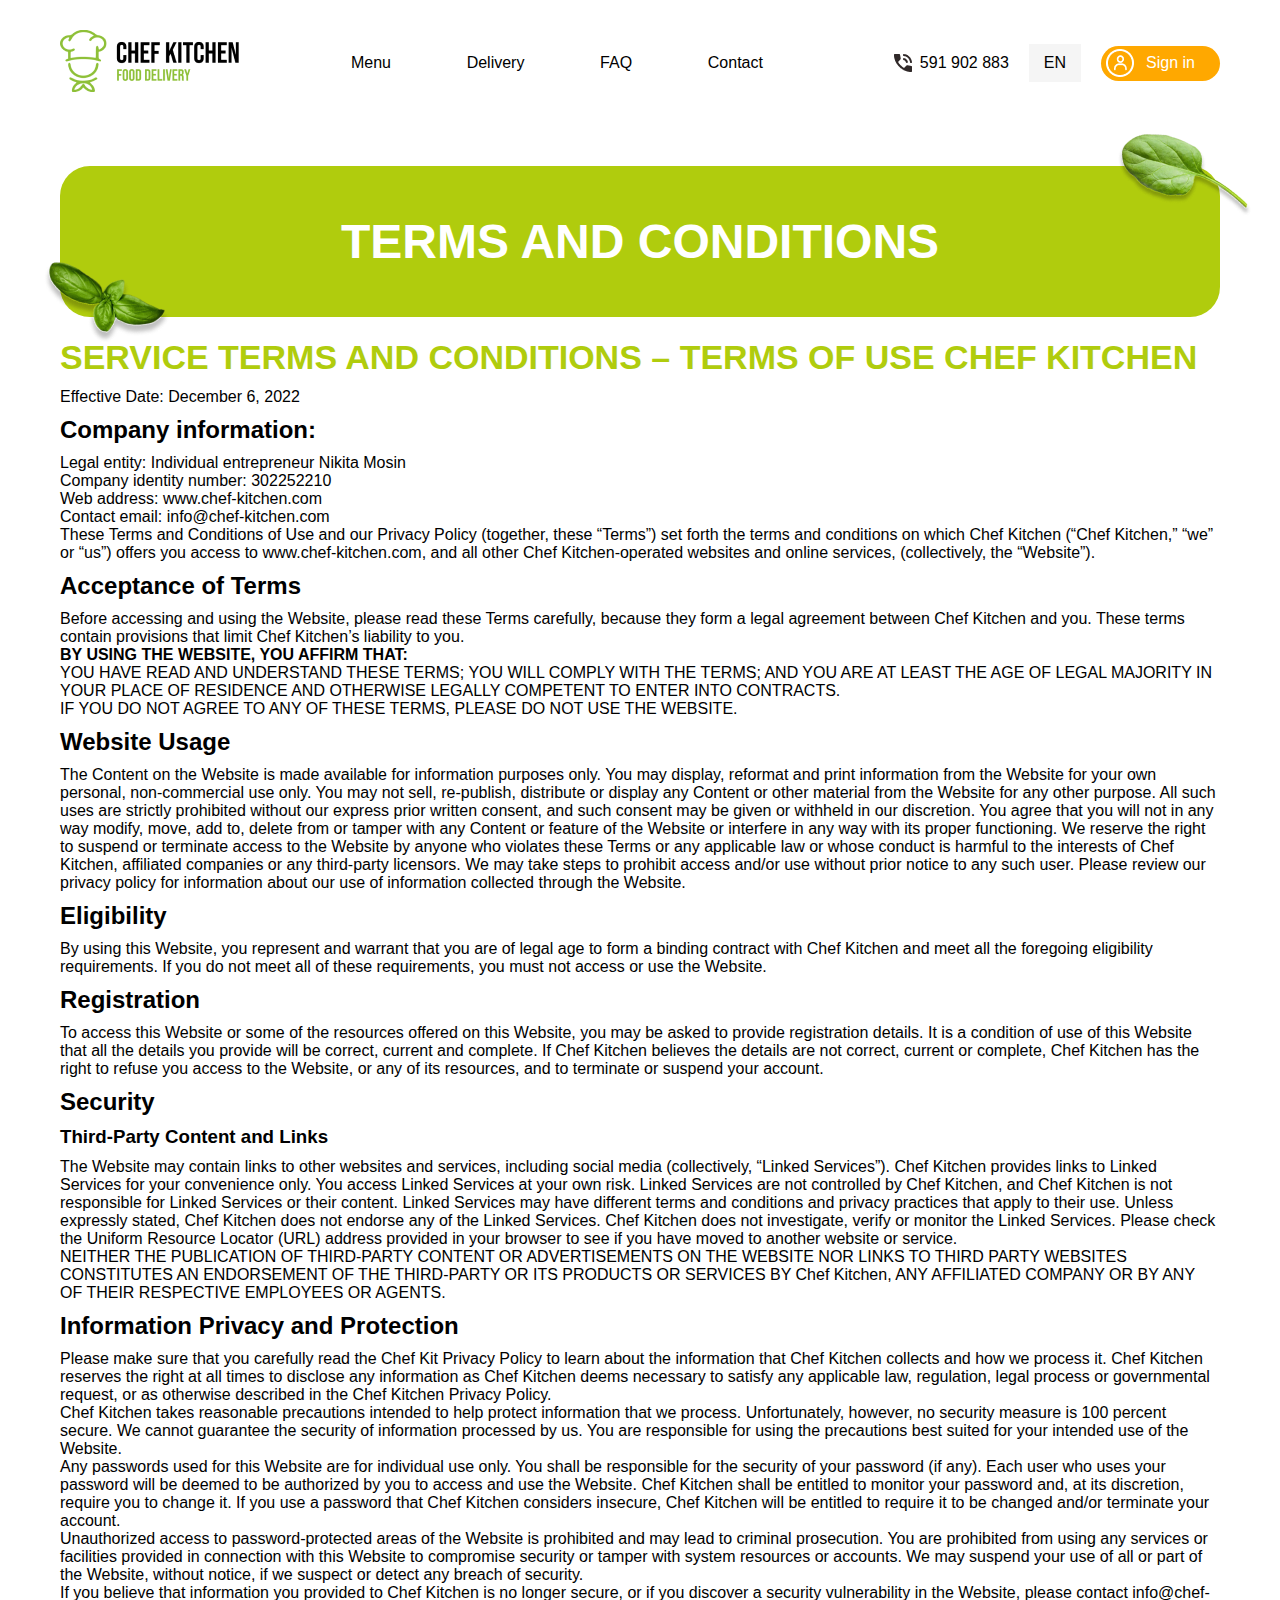
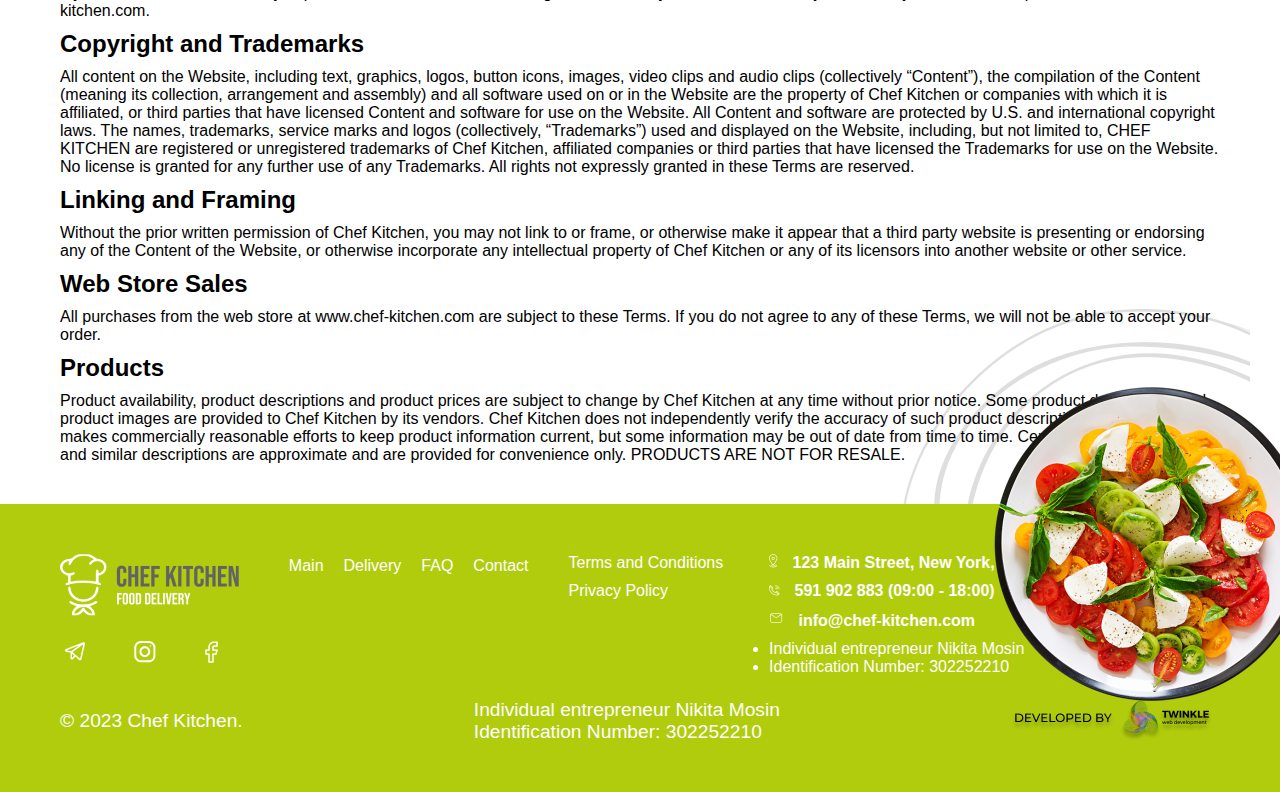
<file: termsandconditions/terms.html>
<!doctype html>
<html lang="en">
<head>
    <meta charset="UTF-8">
    <meta name="viewport"
          content="width=device-width, user-scalable=no, initial-scale=1.0, maximum-scale=1.0, minimum-scale=1.0">
    <meta http-equiv="X-UA-Compatible" content="ie=edge">
    <link rel="stylesheet" href="terms.css">
    <title>Terms and Conditions</title>
    <style>


    </style>
</head>
<body>
<header>
    <div class="container">
        <nav class="navigation">
            <div class="burger-menu">
                <svg width="24" height="24" viewBox="0 0 24 24" fill="none" xmlns="http://www.w3.org/2000/svg">
                    <path d="M3.56301 19.937C3.4304 19.937 3.30323 19.9897 3.20946 20.0835C3.11569 20.1772 3.06301 20.3044 3.06301 20.437C3.06301 20.5696 3.11569 20.6968 3.20946 20.7906C3.30323 20.8843 3.4304 20.937 3.56301 20.937L20.437 20.939C20.5696 20.939 20.6968 20.8863 20.7906 20.7926C20.8843 20.6988 20.937 20.5716 20.937 20.439C20.937 20.3064 20.8843 20.1792 20.7906 20.0855C20.6968 19.9917 20.5696 19.939 20.437 19.939L3.56301 19.937ZM3.56301 11.5C3.4304 11.5 3.30323 11.5527 3.20946 11.6465C3.11569 11.7402 3.06301 11.8674 3.06301 12C3.06301 12.1326 3.11569 12.2598 3.20946 12.3536C3.30323 12.4473 3.4304 12.5 3.56301 12.5L13.563 12.501C13.6956 12.501 13.8228 12.4483 13.9166 12.3546C14.0103 12.2608 14.063 12.1336 14.063 12.001C14.063 11.8684 14.0103 11.7412 13.9166 11.6475C13.8228 11.5537 13.6956 11.501 13.563 11.501L3.56301 11.5ZM3.56301 3.06201C3.4304 3.06201 3.30323 3.11469 3.20946 3.20846C3.11569 3.30223 3.06301 3.4294 3.06301 3.56201C3.06301 3.69462 3.11569 3.8218 3.20946 3.91557C3.30323 4.00933 3.4304 4.06201 3.56301 4.06201L20.437 4.06301C20.5696 4.06301 20.6968 4.01033 20.7906 3.91657C20.8843 3.8228 20.937 3.69562 20.937 3.56301C20.937 3.4304 20.8843 3.30323 20.7906 3.20946C20.6968 3.11569 20.5696 3.06301 20.437 3.06301L3.56301 3.06201Z" fill="black" />
                </svg>
            </div>

            <div class="logo">
                <a href="../index.html">
                    <img src="../images/logo.png" alt="logo">
                </a>
            </div>
            <div class="nav-links">
                <ul>
                    <li><a href="../menu/menu.html">Menu</a></li>
                    <li><a href="#">Delivery</a></li>
                    <li><a href="../index.html">FAQ</a></li>
                    <li><a href="#">Contact</a></li>
                </ul>
            </div>
            <div class="nav-infos">
                <a class="nav-tel-number" href="tel:+988887555222">
                    <img src="../images/phone_icon.png" alt="phone icon">
                    591 902 883</a>
                <!--                dropdown for change language-->
                <div class="dropdown">
                    <button class="dropbtn">EN</button>
                    <div class="dropdown-content">
                        <a href="#">EN</a>
                        <a href="#">RU</a>
                        <a href="#">UZ</a>
                    </div>
                </div>
                <a class="login" href="#">
                    <img src="../images/user_icon.png" alt="user icon">
                    <span>Sign in</span>
                </a>
            </div>
        </nav>
    </div>
</header>

<main>
    <div class="container">
        <div class="terms_banner">
            <h1>Terms and Conditions</h1>
        </div>

        <h1 class="terms-title">SERVICE TERMS AND CONDITIONS – Terms of Use Chef Kitchen</h1>
        <p>Effective Date: December 6, 2022</p>

        <h2>Company information:</h2>
        <p>Legal entity: Individual entrepreneur Nikita Mosin<br>
            Company identity number: 302252210<br>
            Web address: <a href="https://www.chef-kitchen.com">www.chef-kitchen.com</a><br>
            Contact email: <a href="mailto:info@chef-kitchen.com">info@chef-kitchen.com</a></p>

        <p>These Terms and Conditions of Use and our Privacy Policy (together, these “Terms”) set forth the terms and
            conditions on which Chef Kitchen (“Chef Kitchen,” “we” or “us”) offers you access to <a
                    href="https://www.chef-kitchen.com">www.chef-kitchen.com</a>, and all other Chef Kitchen-operated
            websites and online services, (collectively, the “Website”).</p>

        <h2>Acceptance of Terms</h2>
        <p>Before accessing and using the Website, please read these Terms carefully, because they form a legal
            agreement between Chef Kitchen and you. These terms contain provisions that limit Chef Kitchen’s liability
            to you.</p>
        <p><strong>BY USING THE WEBSITE, YOU AFFIRM THAT:</strong></p>
        <span>
            <span>YOU HAVE READ AND UNDERSTAND THESE TERMS;</span>
            <span>YOU WILL COMPLY WITH THE TERMS; AND</span>
            <span>YOU ARE AT LEAST THE AGE OF LEGAL MAJORITY IN YOUR PLACE OF RESIDENCE AND OTHERWISE LEGALLY COMPETENT TO ENTER INTO CONTRACTS.</span>
        </span>
        <p>IF YOU DO NOT AGREE TO ANY OF THESE TERMS, PLEASE DO NOT USE THE WEBSITE.</p>

        <h2>Website Usage</h2>
        <p>The Content on the Website is made available for information purposes only. You may display, reformat and
            print information from the Website for your own personal, non-commercial use only. You may not sell,
            re-publish, distribute or display any Content or other material from the Website for any other purpose. All
            such uses are strictly prohibited without our express prior written consent, and such consent may be given
            or withheld in our discretion. You agree that you will not in any way modify, move, add to, delete from or
            tamper with any Content or feature of the Website or interfere in any way with its proper functioning. We
            reserve the right to suspend or terminate access to the Website by anyone who violates these Terms or any
            applicable law or whose conduct is harmful to the interests of Chef Kitchen, affiliated companies or any
            third-party licensors. We may take steps to prohibit access and/or use without prior notice to any such
            user. Please review our privacy policy for information about our use of information collected through the
            Website.</p>

        <h2>Eligibility</h2>
        <p>By using this Website, you represent and warrant that you are of legal age to form a binding contract with
            Chef Kitchen and meet all the foregoing eligibility requirements. If you do not meet all of these
            requirements, you must not access or use the Website.</p>

        <h2>Registration</h2>
        <p>To access this Website or some of the resources offered on this Website, you may be asked to provide
            registration details. It is a condition of use of this Website that all the details you provide will be
            correct, current and complete. If Chef Kitchen believes the details are not correct, current or complete,
            Chef Kitchen has the right to refuse you access to the Website, or any of its resources, and to terminate or
            suspend your account.</p>

        <h2>Security</h2>
        <h3>Third-Party Content and Links</h3>
        <p>The Website may contain links to other websites and services, including social media (collectively, “Linked
            Services”). Chef Kitchen provides links to Linked Services for your convenience only. You access Linked
            Services at your own risk. Linked Services are not controlled by Chef Kitchen, and Chef Kitchen is not
            responsible for Linked Services or their content. Linked Services may have different terms and conditions
            and privacy practices that apply to their use. Unless expressly stated, Chef Kitchen does not endorse any of
            the Linked Services. Chef Kitchen does not investigate, verify or monitor the Linked Services. Please check
            the Uniform Resource Locator (URL) address provided in your browser to see if you have moved to another
            website or service.</p>
        <p>NEITHER THE PUBLICATION OF THIRD-PARTY CONTENT OR ADVERTISEMENTS ON THE WEBSITE NOR LINKS TO THIRD PARTY
            WEBSITES CONSTITUTES AN ENDORSEMENT OF THE THIRD-PARTY OR ITS PRODUCTS OR SERVICES BY Chef Kitchen, ANY
            AFFILIATED COMPANY OR BY ANY OF THEIR RESPECTIVE EMPLOYEES OR AGENTS.</p>

        <h2>Information Privacy and Protection</h2>
        <p>Please make sure that you carefully read the Chef Kit Privacy Policy to learn about the information that Chef
            Kitchen collects and how we process it. Chef Kitchen reserves the right at all times to disclose any
            information as Chef Kitchen deems necessary to satisfy any applicable law, regulation, legal process or
            governmental request, or as otherwise described in the Chef Kitchen Privacy Policy.</p>
        <p>Chef Kitchen takes reasonable precautions intended to help protect information that we process.
            Unfortunately, however, no security measure is 100 percent secure. We cannot guarantee the security of
            information processed by us. You are responsible for using the precautions best suited for your intended use
            of the Website.</p>
        <p>Any passwords used for this Website are for individual use only. You shall be responsible for the security of
            your password (if any). Each user who uses your password will be deemed to be authorized by you to access
            and use the Website. Chef Kitchen shall be entitled to monitor your password and, at its discretion, require
            you to change it. If you use a password that Chef Kitchen considers insecure, Chef Kitchen will be entitled
            to require it to be changed and/or terminate your account.</p>
        <p>Unauthorized access to password-protected areas of the Website is prohibited and may lead to criminal
            prosecution. You are prohibited from using any services or facilities provided in connection with this
            Website to compromise security or tamper with system resources or accounts. We may suspend your use of all
            or part of the Website, without notice, if we suspect or detect any breach of security.</p>
        <p>If you believe that information you provided to Chef Kitchen is no longer secure, or if you discover a
            security vulnerability in the Website, please contact <a href="mailto:info@chef-kitchen.com">info@chef-kitchen.com</a>.
        </p>

        <h2>Copyright and Trademarks</h2>
        <p>All content on the Website, including text, graphics, logos, button icons, images, video clips and audio
            clips (collectively “Content”), the compilation of the Content (meaning its collection, arrangement and
            assembly) and all software used on or in the Website are the property of Chef Kitchen or companies with
            which it is affiliated, or third parties that have licensed Content and software for use on the Website. All
            Content and software are protected by U.S. and international copyright laws. The names, trademarks, service
            marks and logos (collectively, “Trademarks”) used and displayed on the Website, including, but not limited
            to, CHEF KITCHEN are registered or unregistered trademarks of Chef Kitchen, affiliated companies or third
            parties that have licensed the Trademarks for use on the Website. No license is granted for any further use
            of any Trademarks. All rights not expressly granted in these Terms are reserved.</p>

        <h2>Linking and Framing</h2>
        <p>Without the prior written permission of Chef Kitchen, you may not link to or frame, or otherwise make it
            appear that a third party website is presenting or endorsing any of the Content of the Website, or otherwise
            incorporate any intellectual property of Chef Kitchen or any of its licensors into another website or other
            service.</p>

        <h2>Web Store Sales</h2>
        <p>All purchases from the web store at <a href="https://www.chef-kitchen.com">www.chef-kitchen.com</a> are
            subject to these Terms. If you do not agree to any of these Terms, we will not be able to accept your order.
        </p>

        <h2>Products</h2>
        <p>Product availability, product descriptions and product prices are subject to change by Chef Kitchen at any
            time without prior notice. Some product descriptions and product images are provided to Chef Kitchen by its
            vendors. Chef Kitchen does not independently verify the accuracy of such product descriptions. Chef Kitchen
            makes commercially reasonable efforts to keep product information current, but some information may be out
            of date from time to time. Certain weights, measures and similar descriptions are approximate and are
            provided for convenience only. PRODUCTS ARE NOT FOR RESALE.</p>
    </div>
</main>

<footer>
    <div class="container">
        <div class="footer-content">
            <div class="footer-logo">
                <a href="../index.html">
                    <img src="../images/logo2.png" alt="logo">
                </a>
                <div class="footer-socials">
                    <a href="https://www.t.me/"><img src="../images/telegram_icon.png" alt="telegram"></a>
                    <a href="https://www.instagram.com/"><img src="../images/insta_icon.png" alt="instagram"></a>
                    <a href="https://www.facebook.com/"><img src="../images/facebook_icon.png" alt="facebook"></a>
                </div>
            </div>
            <div class="footer-links">
                <ul>
                    <li><a href="../index.html">Main</a></li>
                    <li><a href="#">Delivery</a></li>
                    <li><a href="../index.html">FAQ</a></li>
                    <li><a href="#">Contact</a></li>
                </ul>
                <div class="terms-links">
                    <a href="../termsandconditions/terms.html">Terms and Conditions</a>
                    <a href="#">Privacy Policy</a>
                </div>
            </div>
            <div class="footer-contacts">
                <a href="#">
                    <img src="../images/location_icon.png" alt="location icon">
                    123 Main Street, New York, NY 10030
                </a>
                <a href="tel:+988887555222">
                    <img src="../images/phone_icon2.png" alt="phone icon">
                    591 902 883 (09:00 - 18:00)  </a>
                <a href="mailto:nimadir@gmail.com">
                    <img src="../images/email_icon.png" alt="email icon">
                    info@chef-kitchen.com
                </a>
                <ul>
                    <li>Individual entrepreneur Nikita Mosin</li>
                    <li>Identification Number: 302252210</li>
                </ul>
            </div>

        </div>
        <div class="footer-footer">
            <p>© 2023 Chef Kitchen.</p>
            <p>
                Individual entrepreneur Nikita Mosin <br>
                Identification Number: 302252210
            </p>
            <img src="../images/meals/footer-footer-img.png" alt="company logo">
        </div>
    </div>


</footer>

<script type="module" src="../index.js"></script>
</body>
</html>
</file>
<file: main/main.css>
@import "../footer.css";
@import "../header.css";


.main-banner {
    width: 100%;
    border-radius: 55px;
    margin-top: 20px;
    margin-bottom: 100px;
    background-color: var(--primary-color);
    display: flex;
    justify-content: space-between;
    align-items: center;
    padding: 0 50px;
}

.main-banner-left {
    width: 50%;
    display: flex;
    flex-direction: column;
    justify-content: center;
    align-items: flex-start;
    position: relative;
}

.main-banner-left::before {
    position: absolute;
    content: "";
    width: 300px;
    height: 300px;
    top: -200px;
    right: -50px;
    transform: rotate(100deg);
    background-image: url("../images/list2.png");
    background-size: 100% 100%;
    background-repeat: no-repeat;
}

.main-banner-left::after {
    position: absolute;
    content: "";
    width: 300px;
    height: 300px;
    top: 280px;
    left: -180px;
    transform: rotate(10deg);
    background-image: url("../images/list2.png");
    background-size: 100% 100%;
    background-repeat: no-repeat;
}


.main-banner-title {
    font-family: var(--font-family), serif;
    font-weight: 700;
    font-size: 65px;
    line-height: 100%;
    text-transform: uppercase;
    color: #fff;
}

.main-banner-left p {
    font-family: var(--font-family), serif;
    font-weight: 400;
    font-size: 25px;
    line-height: 236%;
    color: #000;
    margin: 20px 0;
}

.main-banner-left a {
    border-radius: 32px;
    padding: 18px 27px;
    width: 202px;
    height: 55px;
    background-color: #ffa800;
    color: #fff;
    text-align: center;
}

.main-banner-left a:hover {
    background-color: #ffffff;
    color: var(--primary-color);
    transition: 0.5s;
}


.main-banner-right {
    width: 60%;
    display: flex;
    justify-content: center;
    align-items: center;
    position: relative;
}

.main-banner-right::before {
    position: absolute;
    content: "";
    width: 200px;
    height: 200px;
    bottom: -70px;
    left: -100px;
    transform: rotate(-130deg);
    background-image: url("../images/list1.png");
    background-size: 100% 100%;
    background-repeat: no-repeat;
}

.main-banner-right::after {
    position: absolute;
    content: "";
    width: 300px;
    height: 300px;
    bottom: -100px;
    right: -200px;
    background-image: url("../images/nuts.png");
    background-size: 100% 100%;
    background-repeat: no-repeat;
}


.main-banner-right img {
    position: absolute;
    width: 150%;
    top: 70px;
    z-index: 1;
}

.main-banner-bg {
    position: relative;
    top: 80px;
}

/*-----------------our menu ------------*/
.our-menu-title {
    font-family: var(--font-family), serif;
    font-weight: 700;
    font-size: 32px;
    line-height: 120%;
    text-transform: uppercase;
    color: #000;
}

.our-menu-categories {
    display: flex;
    justify-content: space-between;
    margin-top: 50px;
    flex-wrap: wrap;
}

.category-item {
    border-radius: 10px;
    padding: 10px 30px;
    background: #d9d9d9;
    display: flex;
    flex-direction: column;
    justify-content: center;
    align-items: center;
    border-bottom: 1px solid transparent;
}

.category-item.active {
    background: var(--primary-color);
    color: #fff;
    border-bottom: 1px solid #fff;
}

.category-item h3 {
    font-size: 18px;
    border-bottom: 1px solid transparent;
}

.category-item p {
    border-bottom: 1px solid transparent;
    font-size: 12px;
    color: #000;
}

.category-item:hover h3, .category-item:hover p {
    color: #fff;
    border-bottom: 1px solid #fff;
    transition: 0.5s;
}

.category-item:hover {
    background-color: #ffa800;
}

.our-menu-meals {
    display: flex;
    flex-direction: column;
    background: var(--primary-color);
    border-radius: 30px;
    padding: 36px 30px 54px;
    margin: 40px 0;
    position: relative;
}

.our-menu-meals::before {
    position: absolute;
    content: "";
    width: 250px;
    height: 250px;
    transform: rotate(170deg);
    background-size: 100% 100%;
    background: url("../images/list2.png") no-repeat;
    right: -20px;
    top: -120px;
}

.our-menu-meals::after {
    position: absolute;
    content: "";
    width: 250px;
    height: 250px;
    transform: rotate(151deg);
    background-size: 100% 100%;
    background: url("../images/list1.png") no-repeat;
    left: 45%;
    bottom: -100px;

}

.our-menu-meals-by-day {
    display: flex;
    justify-content: center;
    align-items: center;
}

.our-menu-days {
    display: flex;
    justify-content: space-between;
    flex-wrap: wrap;
    width: 80%;
}

.our-menu-day {
    border-radius: 12px;
    padding: 14px 37px;
    width: 124px;
    height: 47px;
    display: flex;
    justify-content: center;
    align-items: center;
    border: none;
    font-size: 16px;
    background: rgba(255, 255, 255, 0.5);
}

.our-menu-day.active {
    background: #ffffff;
}

.our-menu-day:hover {
    background: #ffffff;
}

.our-menu-buttons {
    display: flex;
    width: 20%;
    justify-content: space-between;
    align-items: center;
}

/*Slider start from here*/

.slider-container {
    position: relative;
    overflow: hidden;
    height: auto;
    margin: 20px 0;
}

.slider {
    display: flex;
    transition: transform 0.3s ease-in-out;
    cursor: grab;
}

.card {
    background-color: #fff;
    border-radius: 28px;
    margin: 5px;
    min-width: 218px;
    box-sizing: border-box;
    padding: 10px;
    text-align: start;
    cursor: grab;
    user-select: none;
    height: 359px;
    position: relative;
}


.card-id {
    font-size: 24px;
    color: #fff;
    font-weight: 800;
    padding: 10px;
    background-color: #ffa800;
    border-radius: 50%;
    position: absolute;
    width: 48px;
    height: 48px;
    display: flex;
    justify-content: center;
    align-items: center;
    top: -5px;
    right: 0;
}

.meal-type {
    font-weight: 500;
    font-size: 16px;
    line-height: 120%;
    text-transform: uppercase;
    color: #b0cc0d;
}

.card .meal-name {
    font-family: var(--font-family), serif;
    font-weight: 600;
    font-size: 16px;
    line-height: 120%;
    color: #000;
    margin: 5px 0;
}

.card img {
    width: 100%;
    height: auto;
    border-radius: 10px;
}

.card p {
    font-family: var(--font-family), serif;
    font-weight: 300;
    font-size: 12px;
    line-height: 180%;
    color: #0a0909;
}

.card-content {
    margin-top: 10px;
}

.nav-button {
    position: absolute;
    top: 50%;
    transform: translateY(-50%);
    color: #fff;
    border: none;
    cursor: pointer;
    border-radius: 50%;
}

#prevBtn {
    z-index: 20;
}

#nextBtn {
    right: -20px;
}

.our-menu-meals-description {
    font-family: var(--font-family), serif;
    font-weight: 400;
    font-size: 16px;
    line-height: 120%;
    color: #fff;
    margin-bottom: 20px;
}

.our-menu-footer {
    display: flex;
    flex-wrap: wrap;
    justify-content: space-between;
    align-items: center;
    background-color: #fff;
    padding: 10px;
    border-radius: 15px;
}

.our-menu-plans {
    display: flex;
    justify-content: space-between;
    align-items: center;
    background-color: var(--primary-color);
    border-radius: 10px;
    padding: 5px;
    cursor: pointer;
}

.our-menu-plans span {
    font-family: var(--font-family), serif;
    font-weight: 700;
    font-size: 20px;
    line-height: 120%;
    text-transform: uppercase;
    text-decoration: underline;
    text-decoration-skip-ink: none;
    color: #fff;
    margin: 0 3px;
}

.order-button {
    border-radius: 32px;
    padding: 18px 27px;
    width: 241px;
    height: 55px;
    background: #ffa800;
    text-align: center;
    color: #fff;
    font-size: 16px;
    cursor: pointer;
}

.order-button:hover {
    background-color: var(--primary-color);
    transition: 0.5s;
}

.our-menu-icons {
    display: flex;
    justify-content: space-between;
    align-items: center;
    width: 40%;
}

.our-menu-icon {
    width: 100px;
    display: flex;
    justify-content: center;
    align-items: center;
    cursor: pointer;
}

.our-menu-icon p {
    font-family: var(--font-family), serif;
    font-weight: 800;
    font-size: 26px;
    line-height: 120%;
    color: #000;
}

.our-menu-icon p span {
    font-weight: 500;
    font-size: 16px;
}

.our-menu-icon img {
    margin-right: 10px;
}

/*delivery areas section -------------*/

.delivery-area {
    padding: 100px 0;
}

.delivery-area-title {
    font-size: 36px;
    font-weight: 700;
    margin-bottom: 50px;
}

.input-area {
    background: #f4f4f4;
    width: 100%;
    position: relative;
    border-radius: 23px;
}

.input-area button {
    position: absolute;
    border: none;
    background: none;
    right: 10px;
    top: 20px;
    cursor: pointer;
}

.input-area input {
    width: 100%;
    height: 68px;
    border: none;
    background: #f4f4f4;
    border-radius: 23px;
    outline: none;
    padding-left: 50px;
}

.delivery-area-map {
    margin-top: 37px;
    height: 468px;
    background: url("../images/map.png") no-repeat;
    background-size: cover;
    border-radius: 22px;
}

/*our advantages section--------*/
.our-advantages {
    padding: 100px 0;
    display: flex;
    flex-direction: column;
}

.our-advantages-cards {
    display: flex;
    justify-content: space-between;
    align-items: center;
}

.our-advantages-card {
    max-width: 183px;
    display: flex;
    flex-direction: column;
    justify-content: center;
    align-items: center;
    padding: 20px;
    margin: 10px;
    text-align: center;
}

.our-advantages-title {
    font-weight: 700;
    font-size: 32px;
    line-height: 120%;
    text-transform: uppercase;
    color: #000;
}

.our-advantages-card-img {
    width: 83px;
    height: 83px;
    padding: 15px;
    background-color: #B0CC0D;
    border-radius: 50%;
}

.our-advantages-card-img img {
    width: 100%;
    height: 100%;
}

.our-advantages-card p {
    font-weight: 400;
    font-size: 16px;
    line-height: 120%;
    text-align: center;
    color: #000;
}

.our-advantages-card p span {
    font-weight: 700;
}

/*sign up section ---------------*/

main {
    background-color: #B0CC0D;
    position: relative;
    margin: 100px auto;
    height: 320px;
}

.sign-up-section {
    display: flex;
    justify-content: center;
    align-items: center;
    height: 100%;
}

.sign-up-section::after {
    content: "";
    position: absolute;
    width: 600px;
    height: 300px;
    background: url("../images/main_meal3.png") no-repeat;
    background-size: 100% 100%;
    right: 0;
}

.sign-up-section-left {
    width: 35%;
    display: flex;
    flex-direction: column;
    justify-content: center;
    align-items: flex-start;
    height: 100%;
}

.sign-up-section-left p {
    font-family: var(--font-family), serif;
    font-weight: 400;
    font-size: 20px;
    line-height: 120%;
    color: #fff;
    margin: 10px 0;
}

.sign-up-button {
    border-radius: 32px;
    padding: 18px 27px;
    width: 182px;
    height: 61px;
    background: #ffa800;
    border: none;
    font-size: 18px;
    font-weight: 700;
    color: #ffffff;
}

.sign-up-button:hover {
    background-color: #ffffff;
    color: var(--primary-color);
    transition: 0.5s;
}

.sign-up-section-right {
    margin-left: 100px;
    width: 60%;
    position: relative;
}

.sign-up-section-right img {
    width: 100%;
    position: absolute;
    top: -250px;
    right: 150px;
}

.sign-up-title {
    font-family: var(--font-family), serif;
    font-weight: 700;
    font-size: 40px;
    line-height: 120%;
    text-transform: uppercase;
    color: #fff;
}


/*faq section-------------------*/
.faq-questions-categories {
    display: flex;
    flex-wrap: wrap;
    justify-content: space-between;
    align-items: center;
    margin-top: 50px;
}

.faq-questions-card {
    border-radius: 28px;
    width: 183px;
    height: 165px;
    box-shadow: 0 0 11px -4px rgba(0, 0, 0, 0.25);
    background: #f4f4f4;
    display: flex;
    flex-direction: column;
    justify-content: center;
    align-items: center;
}

.faq-questions-card:hover {
    background: var(--primary-color);
    color: #fff;
    transition: 0.3s;
}

.card-active {
    color: white;
    background: var(--primary-color);
}

.faq-questions-card img {
    width: 50px;
    height: 50px;
}

.faq-questions-card span {
    font-family: var(--font-family), serif;
    font-weight: 700;
    font-size: 16px;
    line-height: 120%;
    color: inherit;
}

.faq-container {
    width: 100%;
    margin: 20px auto;
}

.faq-item {
    border-bottom: 1px solid #ccc;
    padding: 10px 0;
}

.faq-question {
    font-size: 24px;
    cursor: pointer;
    font-weight: bold;
    padding: 10px 0;
    user-select: none;
}

.faq-answer {
    display: none;
    margin-top: 10px;
    font-size: 20px;
}

.active-question {
    color: var(--primary-color);
}

/*subscribe section---------------------------*/
.subscribe-section {
    display: flex;
    justify-content: space-between;
    align-items: center;
    margin: 100px 0;
}

.subscribe-img {
    width: 30%;
    position: relative;
}

.subscribe-img img {
    position: absolute;
    width: 110%;
    /*    for centering*/
    top: 50%;
    left: 50%;
    transform: translate(-50%, -50%);
}

.subscribe-text {
    width: 30%;
    display: flex;
    flex-direction: column;
    justify-content: center;
    align-items: flex-start;
}

.subscribe-text h1 {
    font-weight: 700;
    font-size: 64px;
    line-height: 120%;
    color: #b0cc0d;
}

.subscribe-text p {
    font-weight: 400;
    font-size: 20px;
    line-height: 120%;
    color: #000;
}

.subscribe-form {
    width: 40%;
    display: flex;
    justify-content: start;
    flex-direction: column;
    height: 100%;
}

.inputs {
    display: flex;
    justify-content: space-between;
}

.inputs input {
    border-radius: 32px;
    padding: 18px 27px;
    width: 48%;
    min-width: 169px;
    height: 55px;
    box-shadow: 0 0 2px 0 rgba(0, 0, 0, 0.05);
    background: #f4f4f4;
    border: none;
    outline: none;
}

.subscribe-form input[type="email"] {
    border-radius: 32px;
    padding: 18px 27px;
    min-width: 169px;
    height: 55px;
    box-shadow: 0 0 2px 0 rgba(0, 0, 0, 0.05);
    background: #f4f4f4;
    border: none;
    outline: none;
    margin: 10px 0;
}

.buttons {
    display: flex;
    justify-content: start;
    align-items: center;
}

.buttons .order-button {
    border: none;
}

.telegram-button {
    border-radius: 32px;
    padding: 18px 27px;
    height: 55px;
    display: flex;
    justify-content: center;
    align-items: center;
    background: #B0CC0D;
    color: #fff;
    text-align: center;
    cursor: pointer;
    border: none;
    margin-left: 20px;
    position: relative; /* Added for positioning the span */
    z-index: 15;
}

.telegram-button img {
    height: 24px; /* Adjust icon size */
    width: 24px; /* Adjust icon size */
}

.telegram-button span {
    width: 0;
    overflow: hidden;
    position: absolute;
    top: 50%;
    left: 50%;
    transform: translate(-50%, -50%);
    color: white; /* Changed to white for better contrast */
    font-size: 16px;
    pointer-events: none; /* This ensures the text doesn't interfere with button clicks */
}

.telegram-button:hover span {
    position: relative;
    width: auto;
    transition: width 0.5s;
}


@media screen and (max-width: 992px) {
    .main-banner {
        flex-direction: column;
        padding: 0 20px;
    }

    .main-banner-left::before {
        display: none;
    }

    .main-banner-left {
        width: 100%;
        align-items: center;
        padding: 30px;
        text-align: center;
    }
    .main-banner-bg{
        display: none;
    }

    .main-banner-left::after {
        display: none;
    }

    .main-banner-right::before {
        display: none;
    }

    .main-banner-right::after {
        display: none;
    }

    .main-banner-right img {
        top: 150px;
    }

    .our-menu-categories {
        gap: 10px;
    }


}

@media screen and (max-width: 768px) {
    .main-banner-title {
        font-size: 40px;
    }
    .main-banner{
        height: 500px;
    }

    .main-banner-left p {
        font-size: 20px;
    }

    .main-banner-left a {
        font-size: 14px;
    }

    .main-banner-right{
        width: 100%;
    }

    .main-banner-right img {
        width: 100%;
        top: -150px;
    }

    .our-menu-title {
        font-size: 24px;
    }

    .our-menu-categories {
        gap: 10px;
    }

    .our-menu-days {
        width: 100%;
        gap: 5px;
    }

    .our-menu-day {
        width: 20px;
        position: relative; /* Add this */
    }

    .our-menu-meals-by-day {
        flex-direction: column-reverse;
    }


    .our-menu-day::after {
        content: attr(data-short);
        display: flex;
        justify-content: center;
        position: absolute; /* Change this */
        top: 50%;
        left: 50%;
        transform: translate(-50%, -50%);
        width: 100%;
        text-align: center;
    }

    .our-menu-day span {
        visibility: hidden;
    }

    .our-menu-buttons {
        width: 80%;
        justify-content: space-between;
    }


    .our-menu-icon p {
        font-size: 20px;
    }

    .our-menu-icon img {
        width: 50px;
    }

    .our-menu-meals {
        padding: 20px;
    }

    .our-menu-meals::before {
        display: none;
    }

    .our-menu-meals::after {
        display: none;
    }

    .our-menu-footer {
        flex-direction: column;
        gap: 10px;
    }

    .our-menu-plans {
        width: 100%;
    }
    .our-menu-icons{
        width: 90%;
        flex-direction: column;
        align-items: center;
    }

    .our-menu-icon {
        width: 80px;
        display: flex;
        justify-content: center;
        align-items: center;
        cursor: pointer;
        font-size: 12px;
    }
    .our-menu-icon span{
        text-wrap: wrap;
    }

    .our-menu-icon img{
        width: 30px;
    }

    .our-menu-plans span {
        font-size: 16px;
    }

    .order-button {
        width: 150px;
        height: 45px;
        font-size: 14px;
    }

    .our-advantages-title {
        font-size: 24px;
        text-align: center;
    }
    .our-advantages-cards{
        flex-wrap: wrap;
        justify-content: center;
    }

    .our-advantages-card {
        width: 150px;
        padding: 10px;
    }



    .our-advantages-card p {
        font-size: 14px;
    }
    .delivery-area-title{
        font-size: 24px;
    }
    .faq-section{
        margin-top: 150px;
        text-align: center;
    }

    .faq-questions-categories{
        gap: 20px;
        justify-content: center;
    }

    .faq-questions-card {
        width: 150px;
        height: 120px;
    }

    .faq-questions-card img {
        width: 40px;
        height: 40px;
    }

    .faq-questions-card span {
        font-size: 14px;
    }

    .faq-container {
        width: 90%;
    }

    .faq-item {
        padding: 10px 0;
    }

    .sign-up-section{
        flex-direction: column;
        margin: 50px 0;
    }
    main{
        margin: 50px auto;
        padding-bottom: 50px;
    }

    .sign-up-section-left{
        width: 100%;
        align-items: center;
        text-align: center;
    }

    .sign-up-section-right{

        margin: 20px 0;
    }
    .sign-up-section::after{
        width: 250px;
        height: 150px;
        left: 0;
        top: 270px;
    }

    .sign-up-section-right img{
        width: 110%;
        top: -40px;
        right: -40px;
    }

    .sign-up-title{
        font-size: 30px;
    }

    .sign-up-section-left p{
        font-size: 16px;
    }

    .subscribe-section{
        flex-direction: column;
        margin: 50px 0;
    }

    .subscribe-img{
        width: 100%;
        margin-bottom: 20px;
        height: 250px;
    }
    .subscribe-form{
        width: 100%;
    }

    .subscribe-text{
        width: 100%;
        align-items: center;
        text-align: center;
    }

    .subscribe-text h1{
        font-size: 40px;
    }

    .inputs{
        flex-direction: column;
    }

    .inputs input{
        width: 100%;
        margin: 10px 0;
    }

    .buttons{
        flex-direction: column;
        align-items: center;
    }
    .buttons .order-button{
        width: 100%;
        margin: 10px 0;
    }
}
</file>
<file: login/login.css>
.container {
    max-width: 1540px;
    margin: 0 auto;
}

.login-content {
    display: flex;
    justify-content: center;
    align-items: center;
    min-height: 90vh;
    max-height: 90vh;
}

.login-left {
    width: 50%;
    display: flex;
    justify-content: center;
    align-items: center;
    background-color: #fff;
}
.login-left img {
    width: 100%;
    height: 100%;
    object-fit: cover;
}

.login-right {
    height: 90vh;
    width: 50%;
    display: flex;
    flex-direction: column;
    justify-content: space-between;
    align-items: center;
    background-color: #fff;

}

.language {
    width: 100%;
    display: flex;
    justify-content: end;
    align-items: center;
    margin-bottom: 20px;
}

.login-logo {
    display: flex;
    flex-direction: column;
    justify-content: center;
    align-items: center;
    margin-bottom: 20px;
    flex-grow: 1;
}

.login-right-footer {
    display: flex;
    justify-content: center;
    align-items: center;
    margin-top: 20px;
}

.login-button{
    border-radius: 6px;
    width: 400px;
    height: 48px;
    background: #8ec038;
    font-family: 'Montserrat', sans-serif;
    font-weight: 500;
    font-size: 14px;
    line-height: 157%;
    color: #fff;
    border: none;
    cursor: pointer;
    margin-top: 20px;
    margin-bottom: 20px;
}

.login-button:hover {
    background: #6e9c2b;
}

.login-title{
    font-family: 'Montserrat', sans-serif;
    font-weight: 500;
    font-size: 24px;
    line-height: 92%;
    color: #000;
}

/*login sign in */
.login-by-phone{
    display: none;
    width: 400px;
    flex-direction: column;
    justify-content: center;
    align-items: center;
    margin-bottom: 20px;
    flex-grow: 1;
}
.login-by-phone input{
    margin-top: 50px;
    width: 95%;
    height: 48px;
    border: 1px solid #d1d1d1;
    border-radius: 6px;
    margin-bottom: 10px;
    padding-left: 10px;
}

.login-by-phone input:focus{
    border: 1px solid #8ec038;
}

.login-by-phone label{
    font-family: 'Montserrat', sans-serif;
    width: 100%;
    font-weight: 400;
    font-size: 16px;
    line-height: 137%;
    color: #adadad;
}

.login-by-phone label a{
    color: #adadad;
    text-decoration: underline;
}

.login-by-phone p{
    font-family: 'Montserrat', sans-serif;
    font-weight: 400;
    font-size: 14px;
    line-height: 157%;
    color: #adadad;
    margin-top: 20px;

}

.login-by-phone p a{
    color: #3056d3;
    text-decoration: none;
}



.send-code-button:hover {
    background: #6e9c2b;
}

.login-by-phone a{
    color: #adadad;
    text-decoration: none;
}

/*login sign up*/
.login-by-email{
    width: 400px;
    display: none;
    flex-direction: column;
    justify-content: center;
    align-items: center;
    margin-bottom: 20px;
    flex-grow: 1;
}

.login-by-email input{
    margin-top: 50px;
    width: 95%;
    height: 48px;
    border: 1px solid #d1d1d1;
    border-radius: 6px;
    margin-bottom: 10px;
    padding-left: 10px;
}

.login-by-email input:focus{
    border: 1px solid #8ec038;
}

.login-by-email label{
    font-family: 'Montserrat', sans-serif;
    width: 100%;
    font-weight: 400;
    font-size: 16px;
    line-height: 137%;
    color: #adadad;
}

.login-by-email label a{
    color: #adadad;
    text-decoration: underline;
}

.login-by-email p{
    font-family: 'Montserrat', sans-serif;
    font-weight: 400;
    font-size: 14px;
    line-height: 157%;
    color: #adadad;
    margin-top: 20px;

}

.login-by-email p a{
    color: #3056d3;
    text-decoration: none;
}



.send-code-button:hover {
    background: #6e9c2b;
}

.login-by-email a{
    color: #adadad;
    text-decoration: none;
}

/*login signup---------------------*/
.login-sign-up{
    width: 400px;
    display: none;
    flex-direction: column;
    justify-content: center;
    align-items: center;
    margin-bottom: 20px;
    flex-grow: 1;
}

.login-sign-up p{
    width: 100%;
    display: flex;
    justify-content: center;
    align-items: center;
    font-family: 'Montserrat', sans-serif;
    font-weight: 400;
    font-size: 14px;
    line-height: 157%;
    color: #adadad;
}
.name, .sign-code{
    display: flex;
    justify-content: space-between;
    align-items: center;
    width:100%;
    height: 48px;
    border-radius: 6px;
    margin-bottom: 10px;

}

.sign-code .login-button, .name input, .sign-code input{
    margin: 5px;
}

.name{
    margin-top: 30px;
}

.name input, .sign-code input{
    width: 48%;
    height: 48px;
    border: 1px solid #d1d1d1;
    border-radius: 6px;
    padding-left: 10px;
}
.yellow{
    background: #ffa800;
}
.yellow:hover{
    background: #ff8c00;
}











.active{
    display: flex;
}
.hide{
    display: none;
}


@media (max-width: 768px) {
    .login-content {
        flex-direction: column;
        max-height: 550px;
    }

    .login-left {
        display: none;
    }

    .login-right {
        width: 100%;
        height: 80vh;
    }

    .login-button{
        width: 100%;
    }
    .login-title{
        text-align: center;
    }

    .login-by-phone, .login-by-email, .login-sign-up{
        width: 100%;
    }
}
</file>
<file: menu/menu.css>
@import "../header.css";
@import "../footer.css";

body{
    font-family: 'Montserrat', sans-serif;
    font-size: 16px;
    line-height: 150%;
    color: #212b36;
    background: #f5f5f5;
    margin: 0;
    padding: 0;
}
.left-menu {
    border-radius: 10px;
    width: 20%;
    height: 699px;
    box-shadow: 0 0 18px 0 rgba(0, 0, 0, 0.13);
    background: #fff;
    display: flex;
    flex-direction: column;
    align-items: start;
    justify-content: space-between;
    padding: 20px;
}

.left-menu-top, .left-menu-bottom {
    width: 100%;
    display: flex;
    flex-direction: column;
    align-items: start;
    justify-content: start;
}

.left-menu-top a, .left-menu-bottom a {
    width: 100%;
    display: flex;
    align-items: start;
    justify-content: start;
    padding: 10px;
}

.left-menu-top a:hover, .left-menu-bottom a:hover {
    background: #f5f5f5;
    border-radius: 5px;
}

.left-menu-top a img, .left-menu-bottom a img {
    width: 20px;
    height: 20px;
    margin-right: 15px;
}

#account {
    display: flex;
    align-items: center;
    justify-content: start;
    padding: 10px 0;

}

#account img {
    width: 40px;
    height: 40px;
}

.menu-section {
    display: flex;
    justify-content: space-between;
    margin-bottom: 150px;
}
.main-menu{
    padding: 20px;
    width: 75%;
}

.settings-page {
    width: 100%;
}

h1 {
    font-size: 24px;
    margin-bottom: 20px;
}

.bonuses {
    display: flex;
    align-items: center;
    margin: 20px 0;
}

.bonuses img {
    font-size: 24px;
    margin-right: 10px;
}

.bonuses p {
    font-size: 18px;
    margin: 0 10px;
}

.section {
    margin-bottom: 20px;
}

.section h2 {
    font-size: 20px;
    margin-bottom: 10px;
}

.section p {
    font-size: 14px;
    color: #666;
}

.form-group {
    border: 1px solid #ccc;
    border-radius: 10px;
    padding: 10px;
    display: flex;
    flex-wrap: wrap;
    margin-bottom: 10px;
}

.form-group label {
    width: 47%;
    display: flex;
    flex-direction: column;
    margin: 10px;
    font-family: 'Montserrat', sans-serif;
    font-weight: 500;
    font-size: 16px;
    line-height: 150%;
    color: #212b36;
}

.form-group input {
    padding: 8px;
    margin-right: 10px;
    border-radius: 5px;
    outline: none;
    margin-top: 10px;
    border: 1px solid #e7e7e7;
    width: 358px;
    height: 50px;
}

.form-group img {
    width: 100px;
    height: 100px;
    border-radius: 50%;
    margin: 10px;
    object-fit: cover;
}

.form-group .edit-profile {
    display: flex;
    align-items: center;
    cursor: pointer;
}

.form-group .edit-profile i {
    margin-left: 5px;
}

.form-group .edit-profile:hover {
    color: #007bff;
}

.logout {
    display: flex;
    align-items: center;
    justify-content: space-between;
}

.logout p {
    flex: 1;
    font-size: 14px;
    color: #666;
    margin: 0;
}

.logout i {
    font-size: 24px;
    cursor: pointer;
}

.update-button-div {
    display: flex;
    justify-content: end;
}

.update-btn {
    border-radius: 8px;
    padding: 18px 27px;
    width: 241px;
    height: 55px;
    cursor: pointer;
    background: #ffa800;
    border: none;
    color: #fff;
    font-size: 16px;
    font-weight: 700;
}

.update-btn:hover {
    background-color: #e69500;
}

.bonus-box {
    border: 1px solid #ccc;
    display: flex;
    justify-content: space-between;
    align-items: center;
    border-radius: 10px;
    padding: 10px;
}

.bonus-box img {
    width: 34px;
    height: 34px;
    margin-right: 10px;
}

.menu-page-title{
    font-weight: 700;
    font-size: 24px;
    line-height: 100%;
    color: #000;
}

.menu-page-subtitle{
    font-weight: 500;
    font-size: 15px;
    line-height: 120%;
    color: #000;
}

.menu-page-days{
    display: flex;
    justify-content: space-between;
    align-items: center;
    margin-top: 20px;
    flex-wrap: wrap;
}

.menu-page-days a{
    font-weight: 700;
    font-size: 14px;
    line-height: 120%;
    text-align: center;
    color: #302929;
    margin: 10px;
}

.menu-page-days a:hover{
    color: #ffa800;
}

.menu-page-days a.activelink{
    padding: 10px;
    border-radius: 5px;
    background: var(--primary-color);
    color: white;

}
.menu-page-meals-cards{
    display: flex;
    justify-content: space-between;
    align-items: center;
    flex-wrap: wrap;
}
.menu-page-meals-info{
    margin: 50px auto;
    display: flex;
    justify-content: space-between;
    align-items: start;
}
.menu-page-meal-card{
    margin:0 0 10px;
    border: 1px solid #cecece;
    border-radius: 10px;
    width: 180px;
    height: auto;
    padding: 10px;
}

.menu-page-meal-card img{
    width: 100%;
    height: 100px;
    object-fit: cover;
    border-radius: 10px;
}
.meal-card-price span{
    font-weight: 500;
    font-size: 11px;
    line-height: 120%;
    text-transform: uppercase;
    color: #b0cc0d;
}

.meal-card-price button{
    border-radius: 4px;
    width: 77px;
    height: 20px;
    background: #ffa800;
    border: none;
    color: white;
    font-size: 10px;
}

.meal-card-price button:hover{
    background: #e69500;
}

.name-meal{
    font-weight: 500;
    font-size: 13px;
    line-height: 120%;
    color: #000;
}

.meal-card-info p{
    font-weight: 300;
    font-size: 12px;
    line-height: 180%;
    color: #0a0909;
}

.order-information{
    border: 1px solid #cecece;
    border-radius: 10px;
    height: auto;
    padding: 20px;
    margin-left: 20px;
}

.order-information select{
    border: 1px solid #7c7c7c;
    border-radius: 13px;
    width: 100%;
    height: 41px;
    padding: 10px;
    margin: 10px 0;
    outline: none;
}

.order-information select option{
    width: 90%;
    margin: 0 auto;
    background: white;
    color: #cecece;
    padding: 10px;
}

.order-information select option:hover{
    background: #ffa800;
    color: white;
}


.order-information hr{
    border: 1px solid #cecece;
    margin: 10px 0;
}

.order-price{
    display: flex;
    justify-content: space-between;
    align-items: center;
    margin: 10px 0;
}

.order-price:first-child{
    font-weight: 500;
    font-size: 13px;
    line-height: 120%;
    color: #000;
}

.order-price span{
    font-weight: 600;
    font-size: 24px;
    line-height: 120%;
    color: #000;
}

.order-information-button{
    border: none;
    border-radius: 7px;
    width: 100%;
    height: 50px;
    color: white;
    font-size: 16px;
    font-weight: 700;
    background: #ffa800;
}

.order-information-button:hover{
    background: #e69500;
}

.modal-container{
    position: fixed;
    z-index: 15;
    left: 0;
    top: 0;
    width: 100%;
    height: 100%;
    background-color: rgba(0,0,0,0.4);
    display: none;
    justify-content: center;
    align-items: center;

}

.modal-content{
    position: relative;
    background-color: #fefefe;
    margin: auto;
    padding: 20px;
    border: 1px solid #888;
    width: 938px;
    height: 804px;
    border-radius: 10px;
}

.modal-header{
    display: flex;
    justify-content: space-between;
    align-items: center;
}

.modal-container.modal-active{
    display: flex;
}

/*when modal is active body is not scrolling */

.modal-container.modal-active body{
    overflow: hidden;
}

.modal-categories {
    display: flex;
    justify-content: space-between;
    align-items: center;
    margin: 20px 0;
}

.modal-categories a {
    font-weight: 700;
    font-size: 14px;
    line-height: 120%;
    text-align: center;
    color: #302929;
    margin: 10px;
}

.modal-categories a:hover {
    color: #ffa800;
}

.modal-categories a.activelink {
    padding: 10px;
    border-radius: 5px;
    background: var(--primary-color);
    color: white;
}



.add-button{
    display: flex;
    justify-content: center;
    align-items: center;
}

.add-button button{
    border: none;
    border-radius: 7px;
    width: 30%;
    height: 50px;
    color: white;
    font-size: 16px;
    font-weight: 700;
    background: #ffa800;
    cursor: pointer;
}




















.hide{
    display: none;
}

@media screen and (max-width: 768px) {

    .menu-page-meals-info{
        flex-direction: column;
        align-items: center;
    }

    .menu-page-meals-cards{
        justify-content: center;
        gap: 20px;
    }
    .form-group label {
        width: 100%;
    }

    .form-group input {
        width: 100%;
    }
    .main-menu{
        width: 100%;
    }
    .bonuses{
        flex-direction: column;
        align-items: start;
        gap: 15px;
    }
    .bonuses p{
        margin: 0;
    }
    .left-menu {
        position: fixed;
        bottom: 0;
        left: 0;
        width: 100%;
        height: 60px;
        flex-direction: row;
        justify-content: space-between;
        align-items: center;
        padding: 0 20px;
        transition: bottom 0.3s ease;
    }

    .left-menu-top, .left-menu-bottom {
        display: flex;
        flex-direction: row;
        align-items: center;
        justify-content: space-between;
    }

    .left-menu-top{
        width: 60%;
    }

    .left-menu-top a, .left-menu-bottom a {
        justify-content: center;
    }
    .left-menu-bottom{
        width: 40%;
    }
    #account{
        justify-content: center;
    }

    .left-menu-top a span, .left-menu-bottom a span{
        display: none;
    }
}
</file>
<file: termsandconditions/terms.css>
@import "../header.css";
@import "../footer.css";

.terms_banner{
    font-family: var(--font-family), serif;
    font-weight: 700;
    text-transform: uppercase;
    color: #fff;
    width: 100%;
    background-color: var(--primary-color);
    height: 151px;
    display: flex;
    justify-content: center;
    align-items: center;
    border-radius: 30px;
    text-align: center;
    position: relative;
    margin: 20px 0;
}
.terms_banner::before{
    content: url("../images/list2.png");
    position: absolute;
    top:  0;
    left: -80px;
    z-index: 5;
}
.terms_banner::after{
    content: url("../images/list1.png");
    position: absolute;
    top:  -70px ;
    right: -50px;
    z-index: 5;
}

.terms_banner h1{
    font-size: 3rem;
}
.terms-title{
    font-family: var(--font-family), serif;
    font-weight: 700;
    font-size: 34px;
    line-height: 120%;
    text-transform: uppercase;
    text-align: justify;
    color: #b0cc0d;
}
h1,h2,h3,h4,h5,h6{
    margin: 10px 0;
}

@media screen and (max-width: 768px){
    .terms_banner{
        height: 100px;
    }
    .terms_banner h1{
        font-size: 24px;
    }
    .terms_banner::before {
        content: url("../images/list2.png");
        position: absolute;
        top: -40px;
        left: -70px;
        z-index: 5;
    }
    .terms_banner::after {
        content: url("../images/list1.png");
        position: absolute;
        top: -70px;
        right: 0;
        z-index: 5;
    }
    .terms-title{
        font-size: 24px;
        margin-bottom: 30px;
    }

}
</file>
